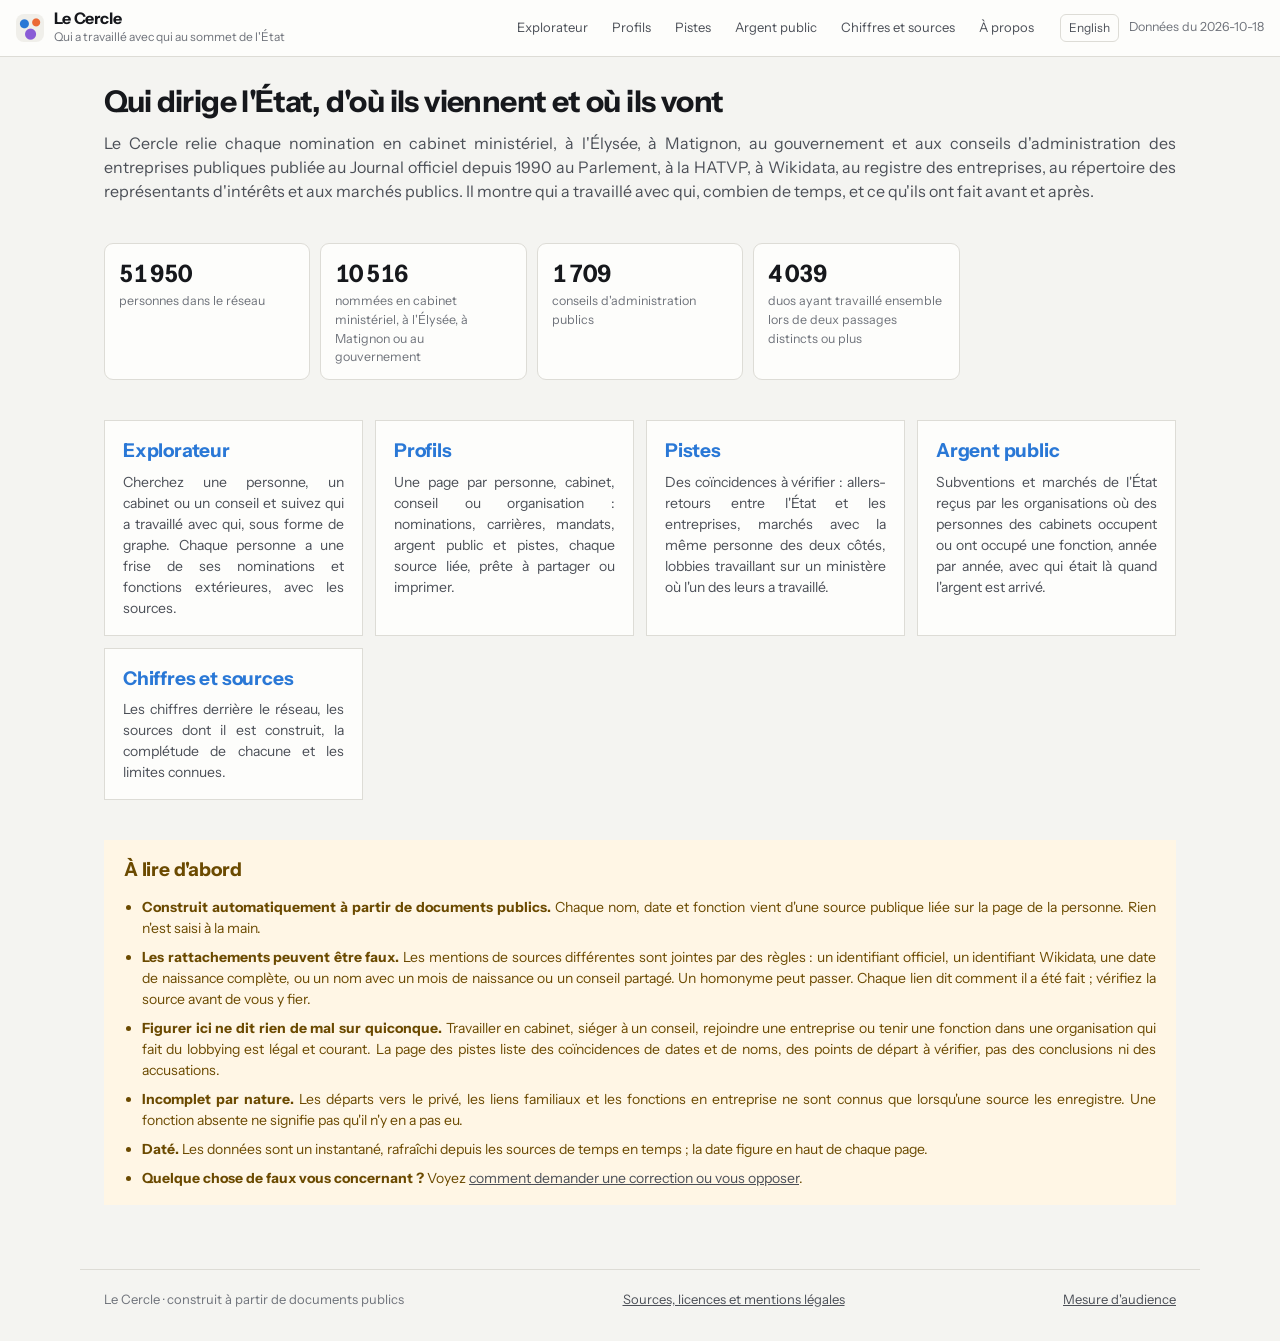
<file: index.html>
<!doctype html>
<html lang="fr">
<head>
<meta charset="utf-8">
<meta name="viewport" content="width=device-width, initial-scale=1">
<title>Le Cercle</title>
<meta name="description" content="Le Cercle cartographie qui peuple le sommet de l'État : cabinets ministériels, Élysée, Matignon, Parlement et conseils d'administration publics, reliés aux entreprises, lobbies et marchés qui les entourent, à partir de documents publics.">
<meta property="og:type" content="website">
<meta property="og:site_name" content="Le Cercle">
<meta property="og:title" content="Le Cercle">
<meta property="og:description" content="Le Cercle cartographie qui peuple le sommet de l'État : cabinets ministériels, Élysée, Matignon, Parlement et conseils d'administration publics, reliés aux entreprises, lobbies et marchés qui les entourent, à partir de documents publics.">
<link rel="canonical" href="https://cercle.corentinsueur.com/">
<meta property="og:url" content="https://cercle.corentinsueur.com/">
<meta property="og:image" content="https://cercle.corentinsueur.com/social.png">
<meta property="og:image:width" content="1200">
<meta property="og:image:height" content="630">
<meta name="twitter:card" content="summary_large_image">
<link rel="preconnect" href="https://fonts.googleapis.com">
<link rel="preconnect" href="https://fonts.gstatic.com" crossorigin>
<link rel="stylesheet" href="https://fonts.googleapis.com/css2?family=Instrument+Sans:wght@400;500;600;700&family=JetBrains+Mono:wght@400;500&display=swap">
<link rel="icon" href="data:image/svg+xml,%3Csvg xmlns='http://www.w3.org/2000/svg' viewBox='0 0 32 32'%3E%3Ccircle cx='9' cy='11' r='5' fill='%232a78d6'/%3E%3Ccircle cx='23' cy='9' r='4' fill='%23eb6834'/%3E%3Ccircle cx='17' cy='23' r='6' fill='%238a5cd6'/%3E%3Cpath d='M9 11L23 9L17 23Z' fill='none' stroke='%2316181c' stroke-width='1.5'/%3E%3C/svg%3E">
<link rel="alternate" hreflang="fr" href="https://cercle.corentinsueur.com/">
<link rel="alternate" hreflang="en" href="https://cercle.corentinsueur.com/en/">
<link rel="alternate" hreflang="x-default" href="https://cercle.corentinsueur.com/">
  <script type="module" crossorigin src="./assets/styles-CFcbIZ0h.js"></script>
  <script type="module" crossorigin src="./assets/home-Cfm4Q3Ri.js"></script>
  <link rel="stylesheet" crossorigin href="./assets/styles-CVJw9UVv.css">
</head>
<body class="page">
<header class="topbar">
  <a class="brand" href="./" aria-current="page">
    <div class="mark" aria-hidden="true"></div>
    <div>
      <div class="title">Le Cercle</div>
      <div class="subtitle">Qui a travaillé avec qui au sommet de l'État</div>
    </div>
  </a>
  <nav class="pages" aria-label="Pages">
    <a href="./explorer.html">Explorateur</a>
    <a href="./profile.html">Profils</a>
    <a href="./leads.html">Pistes</a>
    <a href="./money.html">Argent public</a>
    <a href="./facts.html">Chiffres et sources</a>
    <a href="./about.html">À propos</a>
  </nav>
  <div class="topbar-end"><a class="lang-switch" data-lang-switch href="./en/index.html" hreflang="en" lang="en">English</a><span class="muted small">Données du <span data-generated>—</span></span></div>
</header>
<main class="facts-page home">
  <section class="hero">
    <h1>Qui dirige l'État, d'où ils viennent et où ils vont</h1>
    <p class="lede">Le Cercle relie chaque nomination en cabinet ministériel, à l'Élysée, à Matignon, au gouvernement et aux conseils d'administration des entreprises publiques publiée au Journal officiel depuis 1990 au Parlement, à la HATVP, à Wikidata, au registre des entreprises, au répertoire des représentants d'intérêts et aux marchés publics. Il montre qui a travaillé avec qui, combien de temps, et ce qu'ils ont fait avant et après.</p>
  </section>

  <section>
    <dl class="facts tiles">
      <div><dt data-total="people">—</dt><dd>personnes dans le réseau</dd></div>
      <div><dt data-total="officePeople">—</dt><dd>nommées en cabinet ministériel, à l'Élysée, à Matignon ou au gouvernement</dd></div>
      <div><dt data-total="boards">—</dt><dd>conseils d'administration publics</dd></div>
      <div><dt data-total="repeatPairs">—</dt><dd>duos ayant travaillé ensemble lors de deux passages distincts ou plus</dd></div>
    </dl>
  </section>

  <section class="entries">
    <a class="entry" href="./explorer.html">
      <h2>Explorateur</h2>
      <p>Cherchez une personne, un cabinet ou un conseil et suivez qui a travaillé avec qui, sous forme de graphe. Chaque personne a une frise de ses nominations et fonctions extérieures, avec les sources.</p>
    </a>
    <a class="entry" href="./profile.html">
      <h2>Profils</h2>
      <p>Une page par personne, cabinet, conseil ou organisation : nominations, carrières, mandats, argent public et pistes, chaque source liée, prête à partager ou imprimer.</p>
    </a>
    <a class="entry" href="./leads.html">
      <h2>Pistes</h2>
      <p>Des coïncidences à vérifier : allers-retours entre l'État et les entreprises, marchés avec la même personne des deux côtés, lobbies travaillant sur un ministère où l'un des leurs a travaillé.</p>
    </a>
    <a class="entry" href="./money.html">
      <h2>Argent public</h2>
      <p>Subventions et marchés de l'État reçus par les organisations où des personnes des cabinets occupent ou ont occupé une fonction, année par année, avec qui était là quand l'argent est arrivé.</p>
    </a>
    <a class="entry" href="./facts.html">
      <h2>Chiffres et sources</h2>
      <p>Les chiffres derrière le réseau, les sources dont il est construit, la complétude de chacune et les limites connues.</p>
    </a>
  </section>

  <section id="read-first" class="notice">
    <h2>À lire d'abord</h2>
    <ul>
      <li><b>Construit automatiquement à partir de documents publics.</b> Chaque nom, date et fonction vient d'une source publique liée sur la page de la personne. Rien n'est saisi à la main.</li>
      <li><b>Les rattachements peuvent être faux.</b> Les mentions de sources différentes sont jointes par des règles : un identifiant officiel, un identifiant Wikidata, une date de naissance complète, ou un nom avec un mois de naissance ou un conseil partagé. Un homonyme peut passer. Chaque lien dit comment il a été fait ; vérifiez la source avant de vous y fier.</li>
      <li><b>Figurer ici ne dit rien de mal sur quiconque.</b> Travailler en cabinet, siéger à un conseil, rejoindre une entreprise ou tenir une fonction dans une organisation qui fait du lobbying est légal et courant. La page des pistes liste des coïncidences de dates et de noms, des points de départ à vérifier, pas des conclusions ni des accusations.</li>
      <li><b>Incomplet par nature.</b> Les départs vers le privé, les liens familiaux et les fonctions en entreprise ne sont connus que lorsqu'une source les enregistre. Une fonction absente ne signifie pas qu'il n'y en a pas eu.</li>
      <li><b>Daté.</b> Les données sont un instantané, rafraîchi depuis les sources de temps en temps ; la date figure en haut de chaque page.</li>
      <li><b>Quelque chose de faux vous concernant ?</b> Voyez <a href="./about.html#corrections">comment demander une correction ou vous opposer</a>.</li>
    </ul>
  </section>

</main>
<footer class="site-footer">
  <span>Le Cercle · construit à partir de documents publics</span>
  <a href="./about.html">Sources, licences et mentions légales</a>
  <a href="#" data-analytics-choice>Mesure d'audience</a>
</footer>
</body>
</html>
</file>
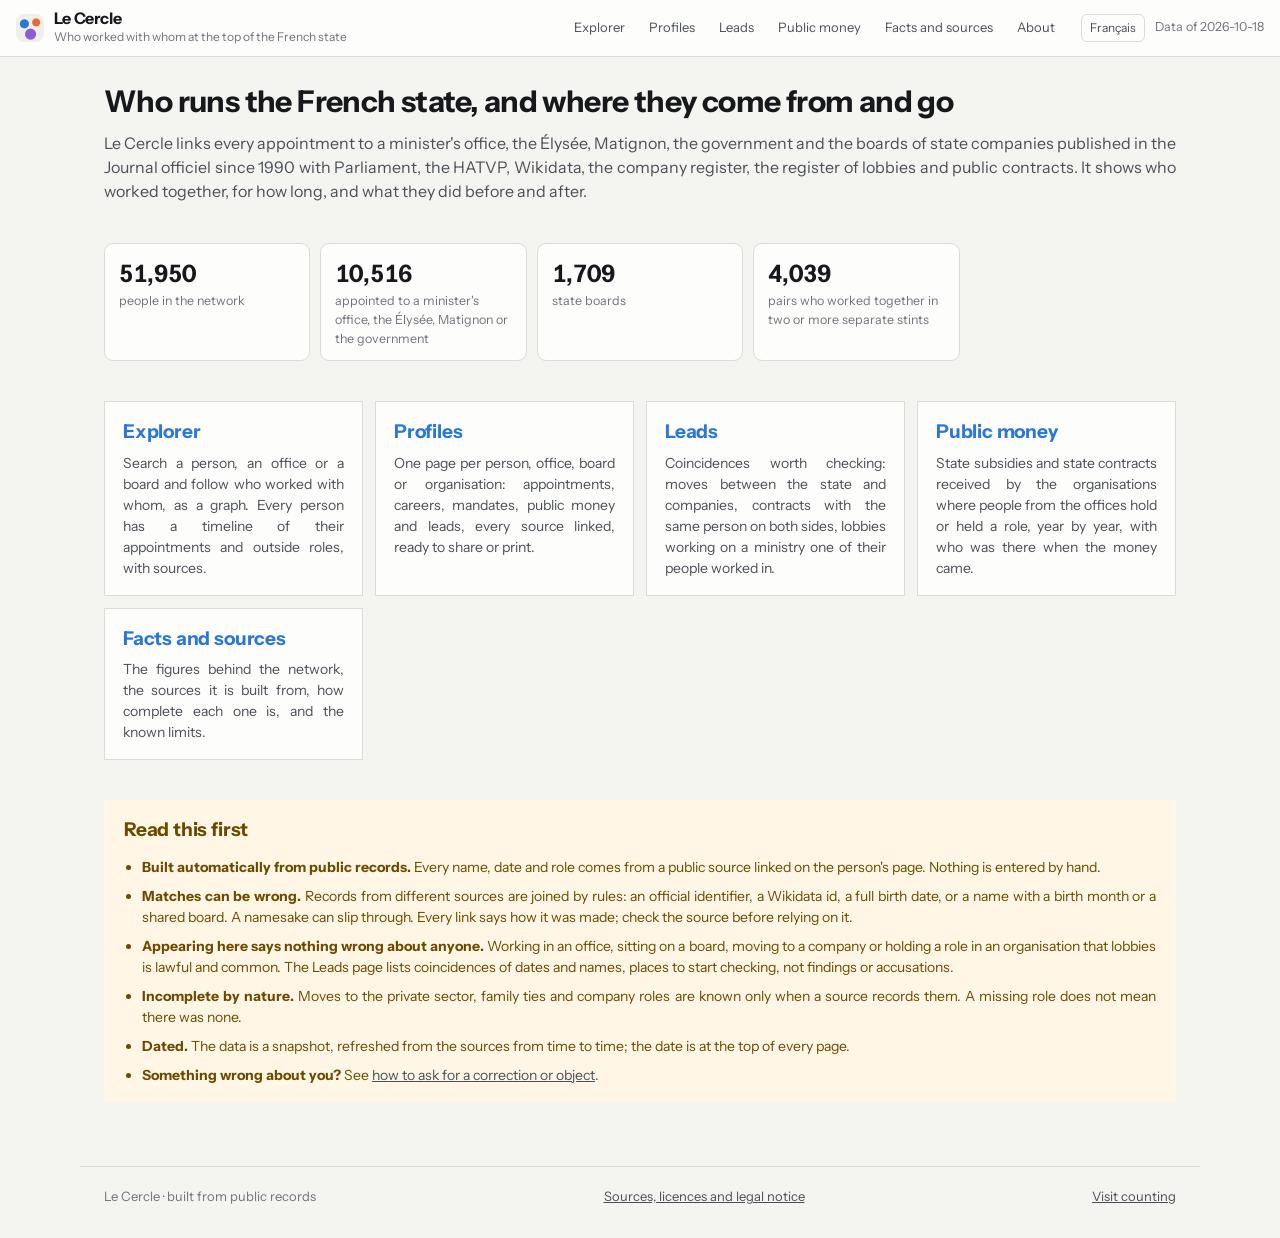
<file: en/index.html>
<!doctype html>
<html lang="en">
<head>
<meta charset="utf-8">
<meta name="viewport" content="width=device-width, initial-scale=1">
<title>Le Cercle</title>
<meta name="description" content="Le Cercle maps who staffs the top of the French state, ministers' offices, the Élysée, Matignon, Parliament and state boards, and links them to the companies, lobbies and contracts around them, from public records.">
<meta property="og:type" content="website">
<meta property="og:site_name" content="Le Cercle">
<meta property="og:title" content="Le Cercle">
<meta property="og:description" content="Le Cercle maps who staffs the top of the French state, ministers' offices, the Élysée, Matignon, Parliament and state boards, and links them to the companies, lobbies and contracts around them, from public records.">
<link rel="canonical" href="https://cercle.corentinsueur.com/en/">
<meta property="og:url" content="https://cercle.corentinsueur.com/en/">
<meta property="og:image" content="https://cercle.corentinsueur.com/social.png">
<meta property="og:image:width" content="1200">
<meta property="og:image:height" content="630">
<meta name="twitter:card" content="summary_large_image">
<link rel="preconnect" href="https://fonts.googleapis.com">
<link rel="preconnect" href="https://fonts.gstatic.com" crossorigin>
<link rel="stylesheet" href="https://fonts.googleapis.com/css2?family=Instrument+Sans:wght@400;500;600;700&family=JetBrains+Mono:wght@400;500&display=swap">
<link rel="icon" href="data:image/svg+xml,%3Csvg xmlns='http://www.w3.org/2000/svg' viewBox='0 0 32 32'%3E%3Ccircle cx='9' cy='11' r='5' fill='%232a78d6'/%3E%3Ccircle cx='23' cy='9' r='4' fill='%23eb6834'/%3E%3Ccircle cx='17' cy='23' r='6' fill='%238a5cd6'/%3E%3Cpath d='M9 11L23 9L17 23Z' fill='none' stroke='%2316181c' stroke-width='1.5'/%3E%3C/svg%3E">
<link rel="alternate" hreflang="fr" href="https://cercle.corentinsueur.com/">
<link rel="alternate" hreflang="en" href="https://cercle.corentinsueur.com/en/">
<link rel="alternate" hreflang="x-default" href="https://cercle.corentinsueur.com/">
  <script type="module" crossorigin src="../assets/styles-CFcbIZ0h.js"></script>
  <script type="module" crossorigin src="../assets/home-Cfm4Q3Ri.js"></script>
  <link rel="stylesheet" crossorigin href="../assets/styles-CVJw9UVv.css">
</head>
<body class="page">
<header class="topbar">
  <a class="brand" href="./" aria-current="page">
    <div class="mark" aria-hidden="true"></div>
    <div>
      <div class="title">Le Cercle</div>
      <div class="subtitle">Who worked with whom at the top of the French state</div>
    </div>
  </a>
  <nav class="pages" aria-label="Pages">
    <a href="./explorer.html">Explorer</a>
    <a href="./profile.html">Profiles</a>
    <a href="./leads.html">Leads</a>
    <a href="./money.html">Public money</a>
    <a href="./facts.html">Facts and sources</a>
    <a href="./about.html">About</a>
  </nav>
  <div class="topbar-end"><a class="lang-switch" data-lang-switch href="../index.html" hreflang="fr" lang="fr">Français</a><span class="muted small">Data of <span data-generated>—</span></span></div>
</header>
<main class="facts-page home">
  <section class="hero">
    <h1>Who runs the French state, and where they come from and go</h1>
    <p class="lede">Le Cercle links every appointment to a minister's office, the Élysée, Matignon, the government and the boards of state companies published in the Journal officiel since 1990 with Parliament, the HATVP, Wikidata, the company register, the register of lobbies and public contracts. It shows who worked together, for how long, and what they did before and after.</p>
  </section>

  <section>
    <dl class="facts tiles">
      <div><dt data-total="people">—</dt><dd>people in the network</dd></div>
      <div><dt data-total="officePeople">—</dt><dd>appointed to a minister's office, the Élysée, Matignon or the government</dd></div>
      <div><dt data-total="boards">—</dt><dd>state boards</dd></div>
      <div><dt data-total="repeatPairs">—</dt><dd>pairs who worked together in two or more separate stints</dd></div>
    </dl>
  </section>

  <section class="entries">
    <a class="entry" href="./explorer.html">
      <h2>Explorer</h2>
      <p>Search a person, an office or a board and follow who worked with whom, as a graph. Every person has a timeline of their appointments and outside roles, with sources.</p>
    </a>
    <a class="entry" href="./profile.html">
      <h2>Profiles</h2>
      <p>One page per person, office, board or organisation: appointments, careers, mandates, public money and leads, every source linked, ready to share or print.</p>
    </a>
    <a class="entry" href="./leads.html">
      <h2>Leads</h2>
      <p>Coincidences worth checking: moves between the state and companies, contracts with the same person on both sides, lobbies working on a ministry one of their people worked in.</p>
    </a>
    <a class="entry" href="./money.html">
      <h2>Public money</h2>
      <p>State subsidies and state contracts received by the organisations where people from the offices hold or held a role, year by year, with who was there when the money came.</p>
    </a>
    <a class="entry" href="./facts.html">
      <h2>Facts and sources</h2>
      <p>The figures behind the network, the sources it is built from, how complete each one is, and the known limits.</p>
    </a>
  </section>

  <section id="read-first" class="notice">
    <h2>Read this first</h2>
    <ul>
      <li><b>Built automatically from public records.</b> Every name, date and role comes from a public source linked on the person's page. Nothing is entered by hand.</li>
      <li><b>Matches can be wrong.</b> Records from different sources are joined by rules: an official identifier, a Wikidata id, a full birth date, or a name with a birth month or a shared board. A namesake can slip through. Every link says how it was made; check the source before relying on it.</li>
      <li><b>Appearing here says nothing wrong about anyone.</b> Working in an office, sitting on a board, moving to a company or holding a role in an organisation that lobbies is lawful and common. The Leads page lists coincidences of dates and names, places to start checking, not findings or accusations.</li>
      <li><b>Incomplete by nature.</b> Moves to the private sector, family ties and company roles are known only when a source records them. A missing role does not mean there was none.</li>
      <li><b>Dated.</b> The data is a snapshot, refreshed from the sources from time to time; the date is at the top of every page.</li>
      <li><b>Something wrong about you?</b> See <a href="./about.html#corrections">how to ask for a correction or object</a>.</li>
    </ul>
  </section>

</main>
<footer class="site-footer">
  <span>Le Cercle · built from public records</span>
  <a href="./about.html">Sources, licences and legal notice</a>
  <a href="#" data-analytics-choice>Visit counting</a>
</footer>
</body>
</html>
</file>
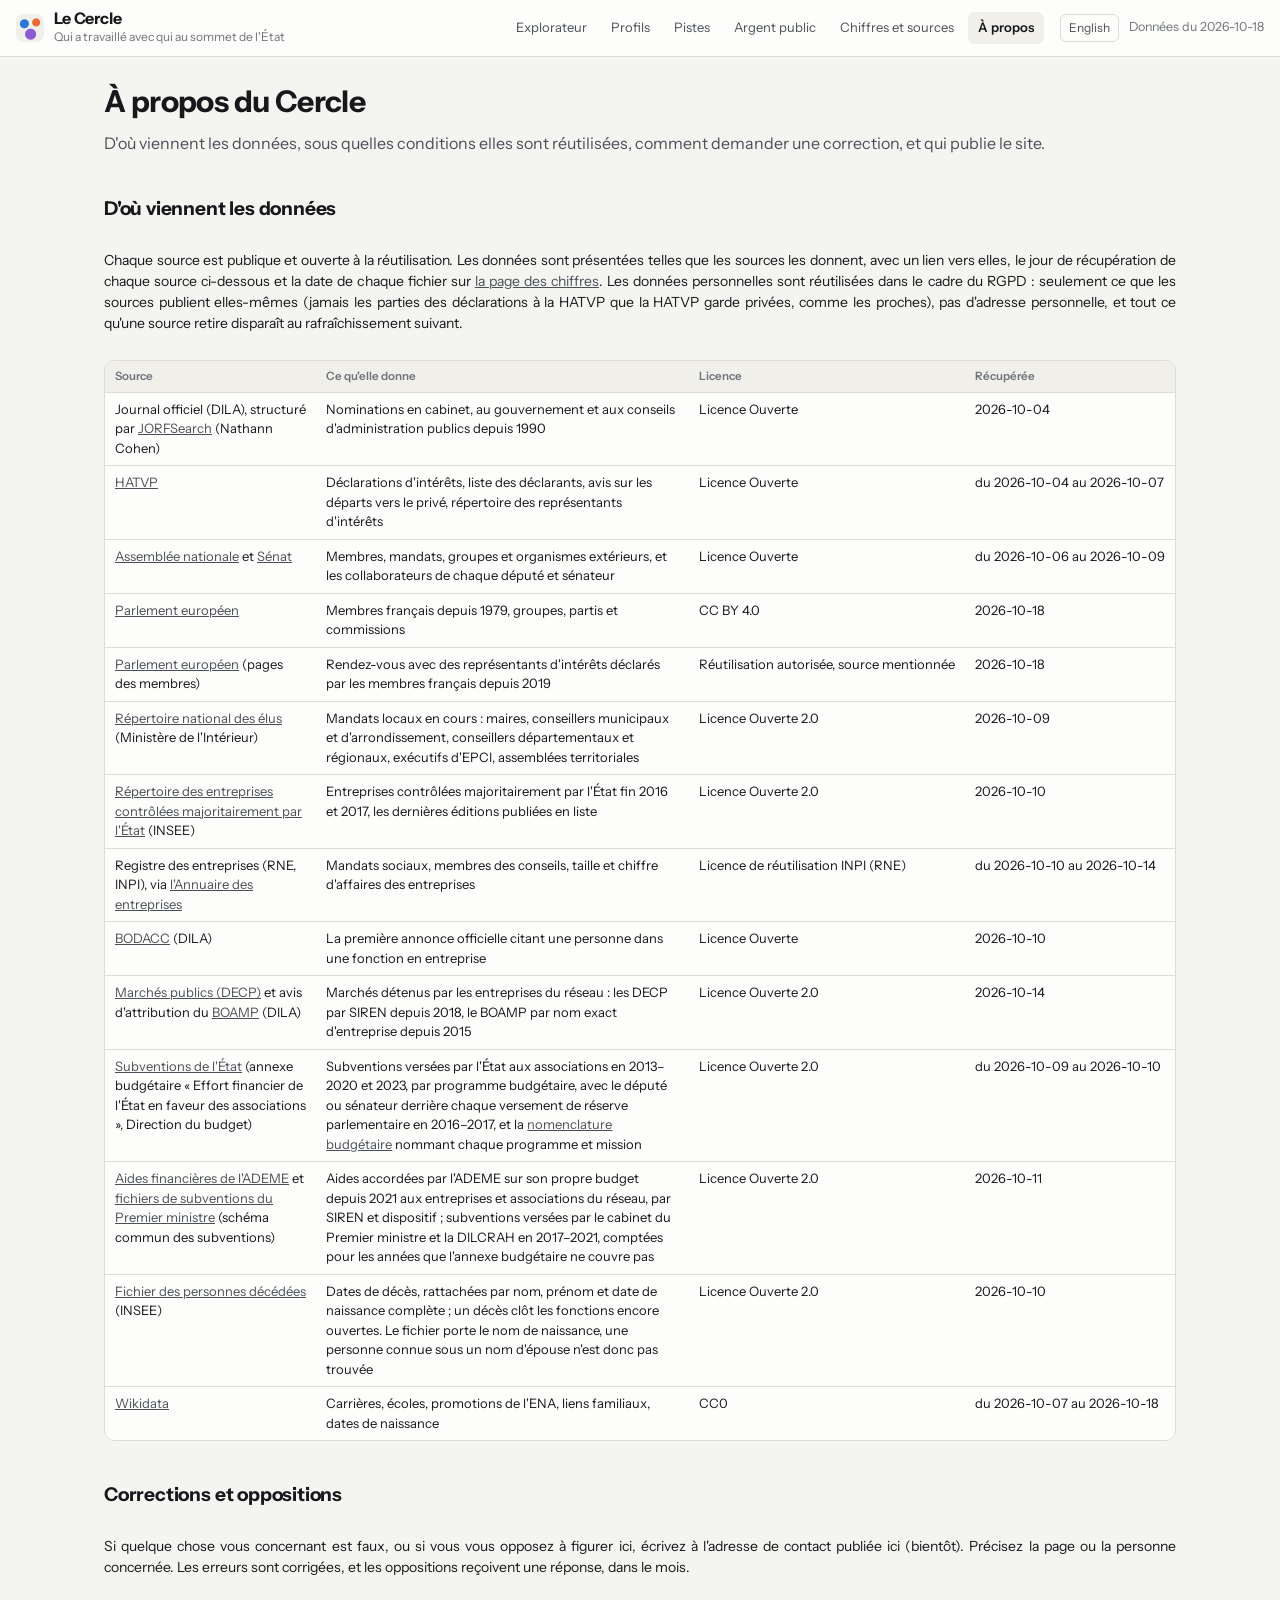
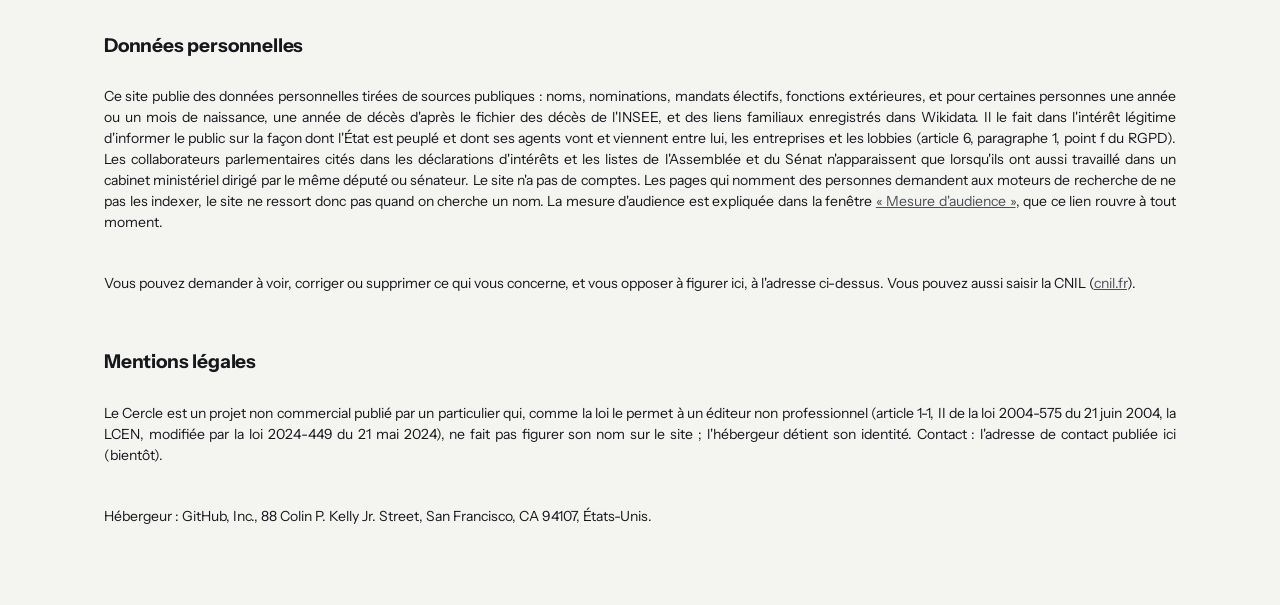
<file: about.html>
<!doctype html>
<html lang="fr">
<head>
<meta charset="utf-8">
<meta name="viewport" content="width=device-width, initial-scale=1">
<title>Le Cercle · À propos</title>
<meta name="description" content="D'où viennent les données du Cercle, sous quelles licences elles sont réutilisées, comment demander une correction ou s'opposer, comment les données personnelles sont traitées, et les mentions légales.">
<meta property="og:type" content="website">
<meta property="og:site_name" content="Le Cercle">
<meta property="og:title" content="Le Cercle · À propos">
<meta property="og:description" content="D'où viennent les données du Cercle, sous quelles licences elles sont réutilisées, comment demander une correction ou s'opposer, comment les données personnelles sont traitées, et les mentions légales.">
<link rel="canonical" href="https://cercle.corentinsueur.com/about.html">
<meta property="og:url" content="https://cercle.corentinsueur.com/about.html">
<meta property="og:image" content="https://cercle.corentinsueur.com/social.png">
<meta property="og:image:width" content="1200">
<meta property="og:image:height" content="630">
<meta name="twitter:card" content="summary_large_image">
<link rel="preconnect" href="https://fonts.googleapis.com">
<link rel="preconnect" href="https://fonts.gstatic.com" crossorigin>
<link rel="stylesheet" href="https://fonts.googleapis.com/css2?family=Instrument+Sans:wght@400;500;600;700&family=JetBrains+Mono:wght@400;500&display=swap">
<link rel="icon" href="data:image/svg+xml,%3Csvg xmlns='http://www.w3.org/2000/svg' viewBox='0 0 32 32'%3E%3Ccircle cx='9' cy='11' r='5' fill='%232a78d6'/%3E%3Ccircle cx='23' cy='9' r='4' fill='%23eb6834'/%3E%3Ccircle cx='17' cy='23' r='6' fill='%238a5cd6'/%3E%3Cpath d='M9 11L23 9L17 23Z' fill='none' stroke='%2316181c' stroke-width='1.5'/%3E%3C/svg%3E">
<link rel="alternate" hreflang="fr" href="https://cercle.corentinsueur.com/about.html">
<link rel="alternate" hreflang="en" href="https://cercle.corentinsueur.com/en/about.html">
<link rel="alternate" hreflang="x-default" href="https://cercle.corentinsueur.com/about.html">
  <script type="module" crossorigin src="./assets/styles-CFcbIZ0h.js"></script>
  <script type="module" crossorigin src="./assets/about-Bh454RnU.js"></script>
  <link rel="stylesheet" crossorigin href="./assets/styles-CVJw9UVv.css">
</head>
<body class="page">
<header class="topbar">
  <a class="brand" href="./">
    <div class="mark" aria-hidden="true"></div>
    <div>
      <div class="title">Le Cercle</div>
      <div class="subtitle">Qui a travaillé avec qui au sommet de l'État</div>
    </div>
  </a>
  <nav class="pages" aria-label="Pages">
    <a href="./explorer.html">Explorateur</a>
    <a href="./profile.html">Profils</a>
    <a href="./leads.html">Pistes</a>
    <a href="./money.html">Argent public</a>
    <a href="./facts.html">Chiffres et sources</a>
    <a href="./about.html" aria-current="page">À propos</a>
  </nav>
  <div class="topbar-end"><a class="lang-switch" data-lang-switch href="./en/about.html" hreflang="en" lang="en">English</a><span class="muted small">Données du <span data-generated>—</span></span></div>
</header>
<main class="facts-page home">
  <section class="hero">
    <h1>À propos du Cercle</h1>
    <p class="lede">D'où viennent les données, sous quelles conditions elles sont réutilisées, comment demander une correction, et qui publie le site.</p>
  </section>

  <section id="sources">
    <h2>D'où viennent les données</h2>
    <p>Chaque source est publique et ouverte à la réutilisation. Les données sont présentées telles que les sources les donnent, avec un lien vers elles, le jour de récupération de chaque source ci-dessous et la date de chaque fichier sur <a href="./facts.html#sources">la page des chiffres</a>. Les données personnelles sont réutilisées dans le cadre du RGPD : seulement ce que les sources publient elles-mêmes (jamais les parties des déclarations à la HATVP que la HATVP garde privées, comme les proches), pas d'adresse personnelle, et tout ce qu'une source retire disparaît au rafraîchissement suivant.</p>
    <div class="table-wrap"><table class="data">
      <thead><tr><th>Source</th><th>Ce qu'elle donne</th><th>Licence</th><th>Récupérée</th></tr></thead>
      <tbody>
        <tr><td>Journal officiel (DILA), structuré par <a href="https://jorfsearch.steinertriples.ch/" target="_blank" rel="noopener">JORFSearch</a> (Nathann Cohen)</td><td>Nominations en cabinet, au gouvernement et aux conseils d'administration publics depuis 1990</td><td class="nowrap">Licence Ouverte</td><td class="nowrap" data-retrieved="jorfsearch">—</td></tr>
        <tr><td><a href="https://www.hatvp.fr/open-data/" target="_blank" rel="noopener">HATVP</a></td><td>Déclarations d'intérêts, liste des déclarants, avis sur les départs vers le privé, répertoire des représentants d'intérêts</td><td class="nowrap">Licence Ouverte</td><td class="nowrap" data-retrieved="hatvp_declarations hatvp_liste hatvp_opinions hatvp_lobbies">—</td></tr>
        <tr><td><a href="https://data.assemblee-nationale.fr/" target="_blank" rel="noopener">Assemblée nationale</a> et <a href="https://data.senat.fr/" target="_blank" rel="noopener">Sénat</a></td><td>Membres, mandats, groupes et organismes extérieurs, et les collaborateurs de chaque député et sénateur</td><td class="nowrap">Licence Ouverte</td><td class="nowrap" data-retrieved="assemblee_amo senat_senateurs senat_collaborateurs">—</td></tr>
        <tr><td><a href="https://data.europarl.europa.eu/" target="_blank" rel="noopener">Parlement européen</a></td><td>Membres français depuis 1979, groupes, partis et commissions</td><td class="nowrap">CC BY 4.0</td><td class="nowrap" data-retrieved="european_parliament">—</td></tr>
        <tr><td><a href="https://www.europarl.europa.eu/meps/en/home" target="_blank" rel="noopener">Parlement européen</a> (pages des membres)</td><td>Rendez-vous avec des représentants d'intérêts déclarés par les membres français depuis 2019</td><td class="nowrap">Réutilisation autorisée, source mentionnée</td><td class="nowrap" data-retrieved="ep_meetings">—</td></tr>
        <tr><td><a href="https://www.data.gouv.fr/datasets/repertoire-national-des-elus-1" target="_blank" rel="noopener">Répertoire national des élus</a> (Ministère de l'Intérieur)</td><td>Mandats locaux en cours : maires, conseillers municipaux et d'arrondissement, conseillers départementaux et régionaux, exécutifs d'EPCI, assemblées territoriales</td><td class="nowrap">Licence Ouverte 2.0</td><td class="nowrap" data-retrieved="elus">—</td></tr>
        <tr><td><a href="https://www.insee.fr/fr/statistiques/3747337" target="_blank" rel="noopener">Répertoire des entreprises contrôlées majoritairement par l'État</a> (INSEE)</td><td>Entreprises contrôlées majoritairement par l'État fin 2016 et 2017, les dernières éditions publiées en liste</td><td class="nowrap">Licence Ouverte 2.0</td><td class="nowrap" data-retrieved="state_companies">—</td></tr>
        <tr><td>Registre des entreprises (RNE, INPI), via <a href="https://annuaire-entreprises.data.gouv.fr/" target="_blank" rel="noopener">l'Annuaire des entreprises</a></td><td>Mandats sociaux, membres des conseils, taille et chiffre d'affaires des entreprises</td><td class="nowrap">Licence de réutilisation INPI (RNE)</td><td class="nowrap" data-retrieved="company_directors company_boards company_finances company_profiles">—</td></tr>
        <tr><td><a href="https://www.bodacc.fr/" target="_blank" rel="noopener">BODACC</a> (DILA)</td><td>La première annonce officielle citant une personne dans une fonction en entreprise</td><td class="nowrap">Licence Ouverte</td><td class="nowrap" data-retrieved="bodacc_notices">—</td></tr>
        <tr><td><a href="https://www.data.gouv.fr/datasets/donnees-essentielles-de-la-commande-publique-fichiers-consolides" target="_blank" rel="noopener">Marchés publics (DECP)</a> et avis d'attribution du <a href="https://www.data.gouv.fr/datasets/boamp" target="_blank" rel="noopener">BOAMP</a> (DILA)</td><td>Marchés détenus par les entreprises du réseau : les DECP par SIREN depuis 2018, le BOAMP par nom exact d'entreprise depuis 2015</td><td class="nowrap">Licence Ouverte 2.0</td><td class="nowrap" data-retrieved="public_contracts">—</td></tr>
        <tr><td><a href="https://www.data.gouv.fr/datasets/plf-2025-donnees-de-lannexe-jaune-effort-financier-de-letat-en-faveur-des-associations-1" target="_blank" rel="noopener">Subventions de l'État</a> (annexe budgétaire « Effort financier de l'État en faveur des associations », Direction du budget)</td><td>Subventions versées par l'État aux associations en 2013–2020 et 2023, par programme budgétaire, avec le député ou sénateur derrière chaque versement de réserve parlementaire en 2016–2017, et la <a href="https://www.data.gouv.fr/datasets/plf-2025-depenses-2025-selon-destination" target="_blank" rel="noopener">nomenclature budgétaire</a> nommant chaque programme et mission</td><td class="nowrap">Licence Ouverte 2.0</td><td class="nowrap" data-retrieved="subsidies budget_programmes">—</td></tr>
        <tr><td><a href="https://www.data.gouv.fr/datasets/les-aides-financieres-de-lademe-1" target="_blank" rel="noopener">Aides financières de l'ADEME</a> et <a href="https://www.data.gouv.fr/datasets/subventions-organisation-premier-ministre-1" target="_blank" rel="noopener">fichiers de subventions du Premier ministre</a> (schéma commun des subventions)</td><td>Aides accordées par l'ADEME sur son propre budget depuis 2021 aux entreprises et associations du réseau, par SIREN et dispositif ; subventions versées par le cabinet du Premier ministre et la DILCRAH en 2017–2021, comptées pour les années que l'annexe budgétaire ne couvre pas</td><td class="nowrap">Licence Ouverte 2.0</td><td class="nowrap" data-retrieved="grants">—</td></tr>
        <tr><td><a href="https://www.data.gouv.fr/datasets/fichier-des-personnes-decedees" target="_blank" rel="noopener">Fichier des personnes décédées</a> (INSEE)</td><td>Dates de décès, rattachées par nom, prénom et date de naissance complète ; un décès clôt les fonctions encore ouvertes. Le fichier porte le nom de naissance, une personne connue sous un nom d'épouse n'est donc pas trouvée</td><td class="nowrap">Licence Ouverte 2.0</td><td class="nowrap" data-retrieved="deaths">—</td></tr>
        <tr><td><a href="https://www.wikidata.org/" target="_blank" rel="noopener">Wikidata</a></td><td>Carrières, écoles, promotions de l'ENA, liens familiaux, dates de naissance</td><td class="nowrap">CC0</td><td class="nowrap" data-retrieved="wikidata_births wikidata_careers wikidata_sirens wikidata_deputies wikidata_parliament_ids wikidata_family wikidata_ena">—</td></tr>
      </tbody>
    </table></div>
  </section>

  <section id="corrections">
    <h2>Corrections et oppositions</h2>
    <p>Si quelque chose vous concernant est faux, ou si vous vous opposez à figurer ici, écrivez à <span data-contact></span>. Précisez la page ou la personne concernée. Les erreurs sont corrigées, et les oppositions reçoivent une réponse, dans le mois.</p>
  </section>

  <section id="personal-data">
    <h2>Données personnelles</h2>
    <p>Ce site publie des données personnelles tirées de sources publiques : noms, nominations, mandats électifs, fonctions extérieures, et pour certaines personnes une année ou un mois de naissance, une année de décès d'après le fichier des décès de l'INSEE, et des liens familiaux enregistrés dans Wikidata. Il le fait dans l'intérêt légitime d'informer le public sur la façon dont l'État est peuplé et dont ses agents vont et viennent entre lui, les entreprises et les lobbies (article 6, paragraphe 1, point f du RGPD). Les collaborateurs parlementaires cités dans les déclarations d'intérêts et les listes de l'Assemblée et du Sénat n'apparaissent que lorsqu'ils ont aussi travaillé dans un cabinet ministériel dirigé par le même député ou sénateur. Le site n'a pas de comptes. Les pages qui nomment des personnes demandent aux moteurs de recherche de ne pas les indexer, le site ne ressort donc pas quand on cherche un nom. La mesure d'audience est expliquée dans la fenêtre <a href="#" data-analytics-choice>« Mesure d'audience »</a>, que ce lien rouvre à tout moment.</p>
    <p>Vous pouvez demander à voir, corriger ou supprimer ce qui vous concerne, et vous opposer à figurer ici, à l'adresse ci-dessus. Vous pouvez aussi saisir la CNIL (<a href="https://www.cnil.fr/fr/plaintes" target="_blank" rel="noopener">cnil.fr</a>).</p>
  </section>

  <section id="legal">
    <h2>Mentions légales</h2>
    <p>Le Cercle est un projet non commercial publié par un particulier qui, comme la loi le permet à un éditeur non professionnel (article 1-1, II de la loi 2004-575 du 21 juin 2004, la LCEN, modifiée par la loi 2024-449 du 21 mai 2024), ne fait pas figurer son nom sur le site ; l'hébergeur détient son identité. Contact : <span data-contact></span>.</p>
    <p>Hébergeur : GitHub, Inc., 88 Colin P. Kelly Jr. Street, San Francisco, CA 94107, États-Unis.</p>
  </section>
</main>
</body>
</html>
</file>
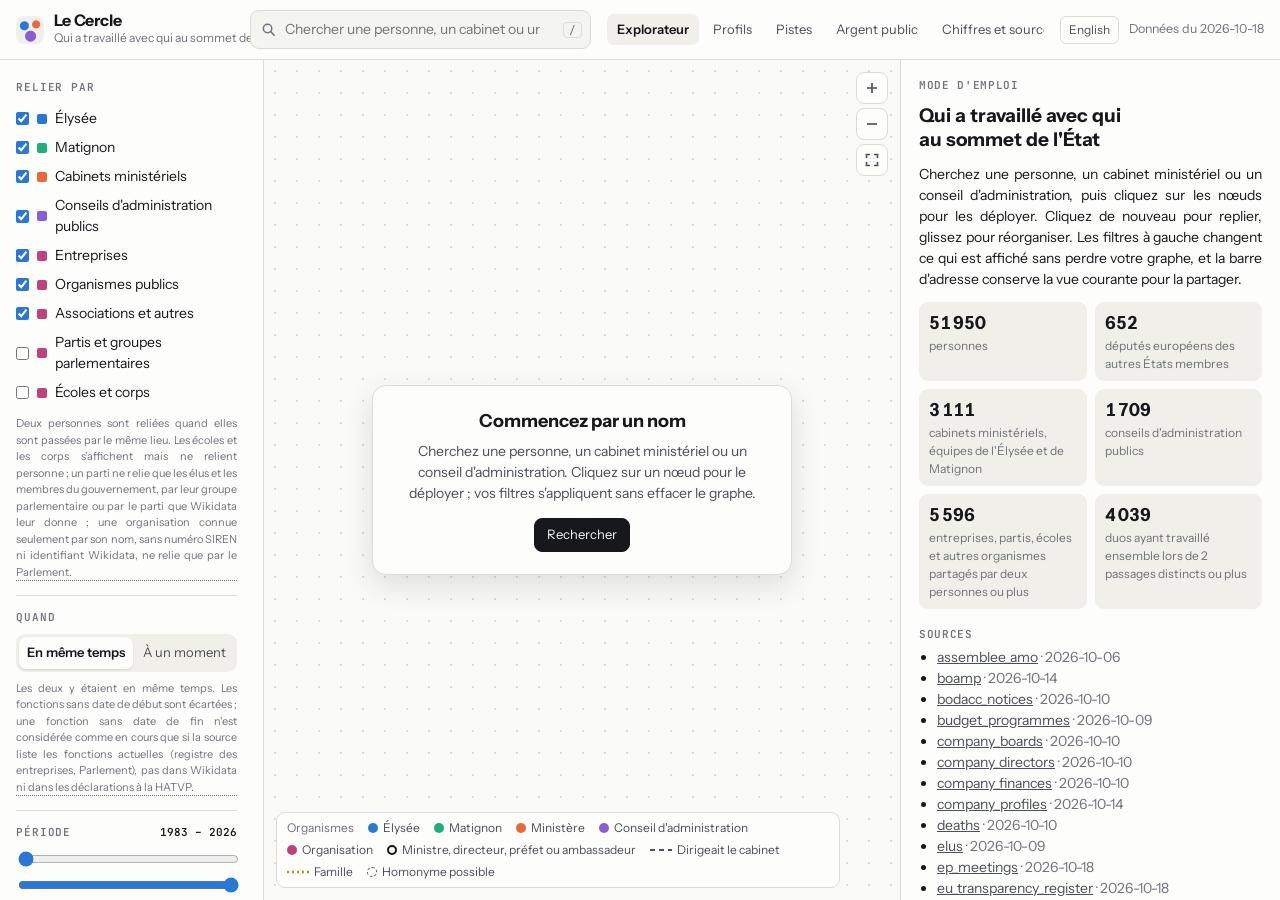
<file: explorer.html>
<!doctype html>
<html lang="fr">
<head>
<meta charset="utf-8">
<meta name="viewport" content="width=device-width, initial-scale=1">
<title>Le Cercle</title>
<meta name="description" content="Qui a travaillé avec qui dans les cabinets ministériels, à l'Élysée, à Matignon et aux conseils d'administration publics, d'après les nominations du Journal officiel depuis 1990.">
<meta property="og:type" content="website">
<meta property="og:site_name" content="Le Cercle">
<meta property="og:title" content="Le Cercle">
<meta property="og:description" content="Qui a travaillé avec qui dans les cabinets ministériels, à l'Élysée, à Matignon et aux conseils d'administration publics, d'après les nominations du Journal officiel depuis 1990.">
<meta property="og:url" content="https://cercle.corentinsueur.com/explorer.html">
<meta property="og:image" content="https://cercle.corentinsueur.com/social.png">
<meta property="og:image:width" content="1200">
<meta property="og:image:height" content="630">
<meta name="twitter:card" content="summary_large_image">
<meta name="robots" content="noindex">
<link rel="preconnect" href="https://fonts.googleapis.com">
<link rel="preconnect" href="https://fonts.gstatic.com" crossorigin>
<link rel="stylesheet" href="https://fonts.googleapis.com/css2?family=Instrument+Sans:wght@400;500;600;700&family=JetBrains+Mono:wght@400;500&display=swap">
<link rel="icon" href="data:image/svg+xml,%3Csvg xmlns='http://www.w3.org/2000/svg' viewBox='0 0 32 32'%3E%3Ccircle cx='9' cy='11' r='5' fill='%232a78d6'/%3E%3Ccircle cx='23' cy='9' r='4' fill='%23eb6834'/%3E%3Ccircle cx='17' cy='23' r='6' fill='%238a5cd6'/%3E%3Cpath d='M9 11L23 9L17 23Z' fill='none' stroke='%2316181c' stroke-width='1.5'/%3E%3C/svg%3E">
<link rel="alternate" hreflang="fr" href="https://cercle.corentinsueur.com/explorer.html">
<link rel="alternate" hreflang="en" href="https://cercle.corentinsueur.com/en/explorer.html">
<link rel="alternate" hreflang="x-default" href="https://cercle.corentinsueur.com/explorer.html">
  <script type="module" crossorigin src="./assets/styles-CFcbIZ0h.js"></script>
  <script type="module" crossorigin src="./assets/company-nBJPkJdT.js"></script>
  <script type="module" crossorigin src="./assets/url-D81e5X2u.js"></script>
  <script type="module" crossorigin src="./assets/main-4mpqxyIG.js"></script>
  <link rel="stylesheet" crossorigin href="./assets/styles-CVJw9UVv.css">
</head>
<body>
<div class="app">
  <header class="topbar">
    <a class="brand" href="./">
      <div class="mark" aria-hidden="true"></div>
      <div>
        <div class="title">Le Cercle</div>
        <div class="subtitle">Qui a travaillé avec qui au sommet de l'État</div>
      </div>
    </a>
    <div class="search" role="search">
      <svg viewBox="0 0 16 16" aria-hidden="true"><circle cx="7" cy="7" r="4.5" fill="none" stroke="currentColor" stroke-width="1.6"/><path d="M10.5 10.5L14 14" stroke="currentColor" stroke-width="1.6" stroke-linecap="round"/></svg>
      <input id="search" type="search" autocomplete="off" spellcheck="false" placeholder="Chercher une personne, un cabinet ou un conseil" aria-label="Chercher une personne, un cabinet ou un conseil" aria-controls="results" aria-expanded="false" disabled>
      <kbd>/</kbd>
      <div id="results" class="results" role="listbox" hidden></div>
    </div>
    <nav class="pages" aria-label="Pages">
      <a href="./explorer.html" aria-current="page">Explorateur</a>
      <a href="./profile.html">Profils</a>
      <a href="./leads.html">Pistes</a>
      <a href="./money.html">Argent public</a>
      <a href="./facts.html">Chiffres et sources</a>
      <a href="./about.html">À propos</a>
    </nav>
    <div class="topbar-end">
      <a class="lang-switch" data-lang-switch href="./en/explorer.html" hreflang="en" lang="en">English</a>
      <button type="button" class="button" id="toggle-filters" aria-controls="filters" aria-expanded="false">Filtres</button>
      <span class="muted small" id="data-date"></span>
    </div>
  </header>

  <aside class="sidebar" id="filters" aria-label="Filtres">
    <section>
      <h2>Relier par</h2>
      <label class="check"><input type="checkbox" data-kind="e"><span class="swatch" style="background:var(--elysee)"></span>Élysée</label>
      <label class="check"><input type="checkbox" data-kind="m"><span class="swatch" style="background:var(--matignon)"></span>Matignon</label>
      <label class="check"><input type="checkbox" data-kind="i"><span class="swatch" style="background:var(--ministry)"></span>Cabinets ministériels</label>
      <label class="check"><input type="checkbox" data-kind="b"><span class="swatch" style="background:var(--board)"></span>Conseils d'administration publics</label>
      <label class="check"><input type="checkbox" data-org="e"><span class="swatch" style="background:var(--org)"></span>Entreprises</label>
      <label class="check"><input type="checkbox" data-org="p"><span class="swatch" style="background:var(--org)"></span>Organismes publics</label>
      <label class="check"><input type="checkbox" data-org="o"><span class="swatch" style="background:var(--org)"></span>Associations et autres</label>
      <label class="check"><input type="checkbox" data-org="g"><span class="swatch" style="background:var(--org)"></span>Partis et groupes parlementaires</label>
      <label class="check"><input type="checkbox" data-org="s"><span class="swatch" style="background:var(--org)"></span>Écoles et corps</label>
      <p class="hint">Deux personnes sont reliées quand elles sont passées par le même lieu. Les écoles et les corps s'affichent mais ne relient personne ; un parti ne relie que les élus et les membres du gouvernement, par leur groupe parlementaire ou par le parti que Wikidata leur donne ; une organisation connue seulement par son nom, sans numéro SIREN ni identifiant Wikidata, ne relie que par le Parlement.</p>
    </section>
    <section>
      <h2>Quand</h2>
      <div class="segmented" role="radiogroup" aria-label="Quand">
        <button type="button" role="radio" data-when="together">En même temps</button>
        <button type="button" role="radio" data-when="any">À un moment</button>
      </div>
      <p class="hint" id="when-hint"></p>
    </section>
    <section>
      <h2>Période <output id="period-label" class="value"></output></h2>
      <div class="range">
        <label><span class="sr">De</span><input type="range" id="from-year" step="1"></label>
        <label><span class="sr">À</span><input type="range" id="to-year" step="1"></label>
      </div>
    </section>
    <section>
      <h2>Force du lien</h2>
      <div class="segmented" role="radiogroup" aria-label="Nombre minimal de lieux en commun">
        <button type="button" role="radio" data-stints="1">1 lieu ou plus</button>
        <button type="button" role="radio" data-stints="2">2 ou plus</button>
        <button type="button" role="radio" data-stints="3">3 ou plus</button>
      </div>
      <p class="hint">Nombre de lieux distincts en commun. Les liens les plus forts passent en premier : un petit lieu partagé compte plus qu'un grand.</p>
    </section>
    <section>
      <h2>Qui</h2>
      <div class="segmented scope" role="radiogroup" aria-label="Personnes incluses">
        <button type="button" role="radio" data-scope="1">Exécutif</button>
        <button type="button" role="radio" data-scope="2">+ conseils</button>
        <button type="button" role="radio" data-scope="3">+ élus</button>
        <button type="button" role="radio" data-scope="4">Tous</button>
      </div>
      <p class="hint" id="scope-hint"></p>
      <label class="field"><span>Pays</span><select id="country"></select></label>
      <label class="check"><input type="checkbox" id="uncertain">Noms avec homonymes possibles</label>
      <label class="check"><input type="checkbox" id="movers">Seulement les personnes parties en entreprise</label>
    </section>
    <section>
      <h2>Affichage</h2>
      <div class="segmented" role="radiogroup" aria-label="Affichage">
        <button type="button" role="radio" data-layout="bodies">Lieux et personnes</button>
        <button type="button" role="radio" data-layout="people">Personnes seulement</button>
      </div>
      <p class="hint" id="layout-hint"></p>
    </section>
    <section class="graph-summary">
      <p id="graph-stats" class="muted small"></p>
      <div class="actions">
        <button type="button" class="button" id="reset-filters">Réinitialiser</button>
        <button type="button" class="button" id="clear-graph">Vider le graphe</button>
        <button type="button" class="button" id="export-graph">Télécharger le CSV</button>
      </div>
    </section>
  </aside>

  <main class="stage" id="stage">
    <svg id="graph" role="img" aria-label="Graphe du réseau"></svg>
    <div class="overlay" id="overlay">
      <div class="overlay-card" id="overlay-card">Chargement du réseau…</div>
    </div>
    <div class="zoom" role="group" aria-label="Zoom">
      <button type="button" class="icon-button" id="zoom-in" aria-label="Zoom avant"><svg viewBox="0 0 16 16"><path d="M8 3v10M3 8h10"/></svg></button>
      <button type="button" class="icon-button" id="zoom-out" aria-label="Zoom arrière"><svg viewBox="0 0 16 16"><path d="M3 8h10"/></svg></button>
      <button type="button" class="icon-button" id="zoom-fit" aria-label="Ajuster à l'écran"><svg viewBox="0 0 16 16"><path d="M2.5 6V2.5H6M13.5 10v3.5H10M2.5 10v3.5H6M13.5 6V2.5H10"/></svg></button>
    </div>
    <div class="legend" id="legend"></div>
  </main>

  <aside class="panel" id="panel" aria-live="polite"></aside>
</div>
</body>
</html>
</file>
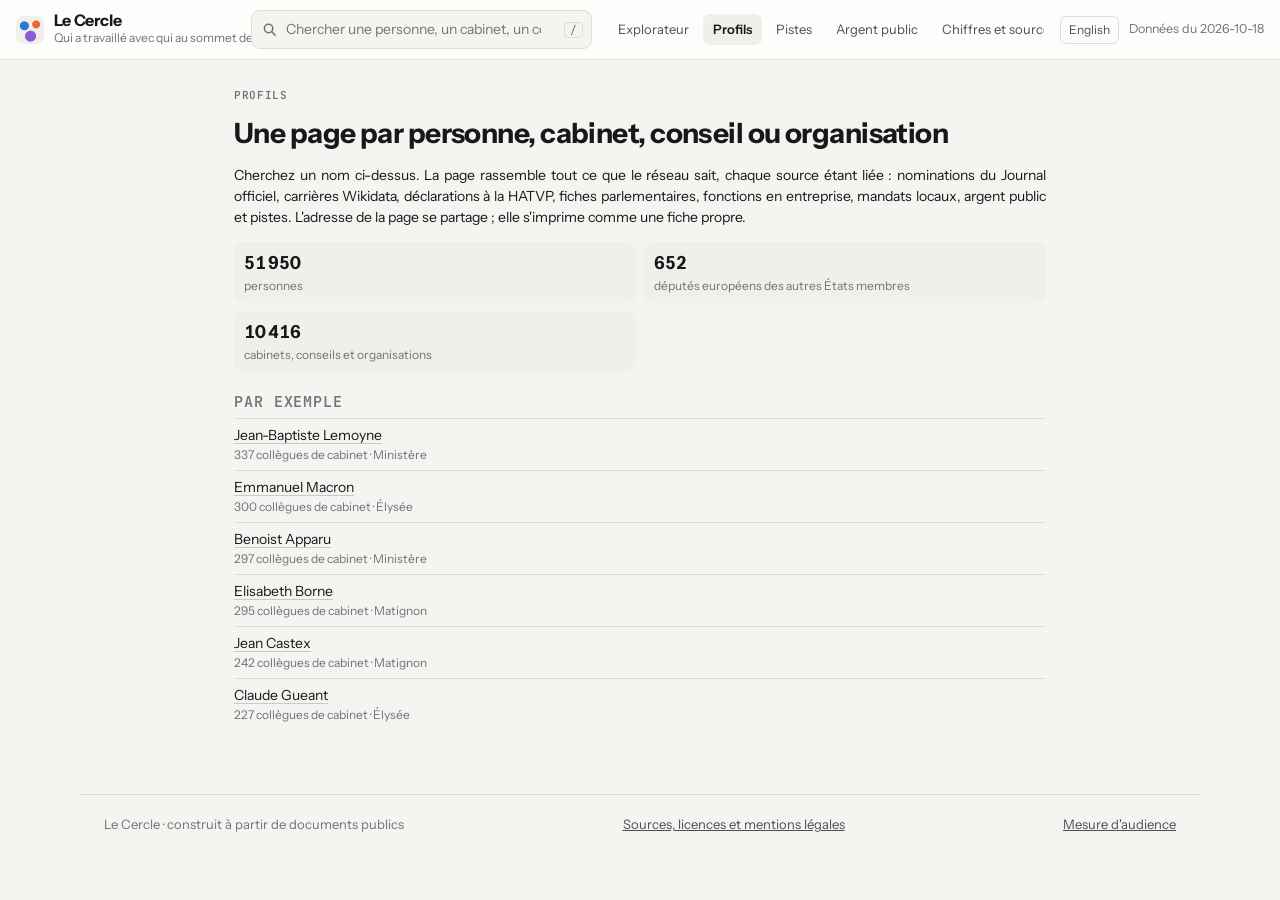
<file: profile.html>
<!doctype html>
<html lang="fr">
<head>
<meta charset="utf-8">
<meta name="viewport" content="width=device-width, initial-scale=1">
<title>Le Cercle · Profils</title>
<meta name="description" content="Une page par personne, cabinet, conseil ou organisation du Cercle : nominations, carrières, mandats, argent public et pistes, chaque source liée.">
<meta property="og:type" content="website">
<meta property="og:site_name" content="Le Cercle">
<meta property="og:title" content="Le Cercle · Profils">
<meta property="og:description" content="Une page par personne, cabinet, conseil ou organisation du Cercle : nominations, carrières, mandats, argent public et pistes, chaque source liée.">
<meta property="og:url" content="https://cercle.corentinsueur.com/profile.html">
<meta property="og:image" content="https://cercle.corentinsueur.com/social.png">
<meta property="og:image:width" content="1200">
<meta property="og:image:height" content="630">
<meta name="twitter:card" content="summary_large_image">
<meta name="robots" content="noindex">
<link rel="preconnect" href="https://fonts.googleapis.com">
<link rel="preconnect" href="https://fonts.gstatic.com" crossorigin>
<link rel="stylesheet" href="https://fonts.googleapis.com/css2?family=Instrument+Sans:wght@400;500;600;700&family=JetBrains+Mono:wght@400;500&display=swap">
<link rel="icon" href="data:image/svg+xml,%3Csvg xmlns='http://www.w3.org/2000/svg' viewBox='0 0 32 32'%3E%3Ccircle cx='9' cy='11' r='5' fill='%232a78d6'/%3E%3Ccircle cx='23' cy='9' r='4' fill='%23eb6834'/%3E%3Ccircle cx='17' cy='23' r='6' fill='%238a5cd6'/%3E%3Cpath d='M9 11L23 9L17 23Z' fill='none' stroke='%2316181c' stroke-width='1.5'/%3E%3C/svg%3E">
<link rel="alternate" hreflang="fr" href="https://cercle.corentinsueur.com/profile.html">
<link rel="alternate" hreflang="en" href="https://cercle.corentinsueur.com/en/profile.html">
<link rel="alternate" hreflang="x-default" href="https://cercle.corentinsueur.com/profile.html">
  <script type="module" crossorigin src="./assets/styles-CFcbIZ0h.js"></script>
  <script type="module" crossorigin src="./assets/company-nBJPkJdT.js"></script>
  <script type="module" crossorigin src="./assets/url-D81e5X2u.js"></script>
  <script type="module" crossorigin src="./assets/table-D1qczLg5.js"></script>
  <script type="module" crossorigin src="./assets/leads-1jcsL_3g.js"></script>
  <script type="module" crossorigin src="./assets/profile-NfapdiKl.js"></script>
  <link rel="stylesheet" crossorigin href="./assets/styles-CVJw9UVv.css">
</head>
<body class="page">
<header class="topbar">
  <a class="brand" href="./">
    <div class="mark" aria-hidden="true"></div>
    <div>
      <div class="title">Le Cercle</div>
      <div class="subtitle">Qui a travaillé avec qui au sommet de l'État</div>
    </div>
  </a>
  <div class="search" role="search">
    <svg viewBox="0 0 16 16" aria-hidden="true"><circle cx="7" cy="7" r="4.5" fill="none" stroke="currentColor" stroke-width="1.6"/><path d="M10.5 10.5L14 14" stroke="currentColor" stroke-width="1.6" stroke-linecap="round"/></svg>
    <input id="search" type="search" autocomplete="off" spellcheck="false" placeholder="Chercher une personne, un cabinet, un conseil ou une organisation" aria-label="Chercher une personne, un cabinet, un conseil ou une organisation" aria-controls="results" aria-expanded="false" disabled>
    <kbd>/</kbd>
    <div id="results" class="results" role="listbox" hidden></div>
  </div>
  <nav class="pages" aria-label="Pages">
    <a href="./explorer.html">Explorateur</a>
    <a href="./profile.html" aria-current="page">Profils</a>
    <a href="./leads.html">Pistes</a>
    <a href="./money.html">Argent public</a>
    <a href="./facts.html">Chiffres et sources</a>
    <a href="./about.html">À propos</a>
  </nav>
  <div class="topbar-end"><a class="lang-switch" data-lang-switch href="./en/profile.html" hreflang="en" lang="en">English</a><span class="muted small" id="data-date"></span></div>
</header>
<main class="facts-page profile-page" id="profile">
  <p class="muted">Chargement…</p>
</main>
<div class="tooltip" id="tooltip" role="status" hidden></div>
<footer class="site-footer">
  <span>Le Cercle · construit à partir de documents publics</span>
  <a href="./about.html">Sources, licences et mentions légales</a>
  <a href="#" data-analytics-choice>Mesure d'audience</a>
</footer>
</body>
</html>
</file>
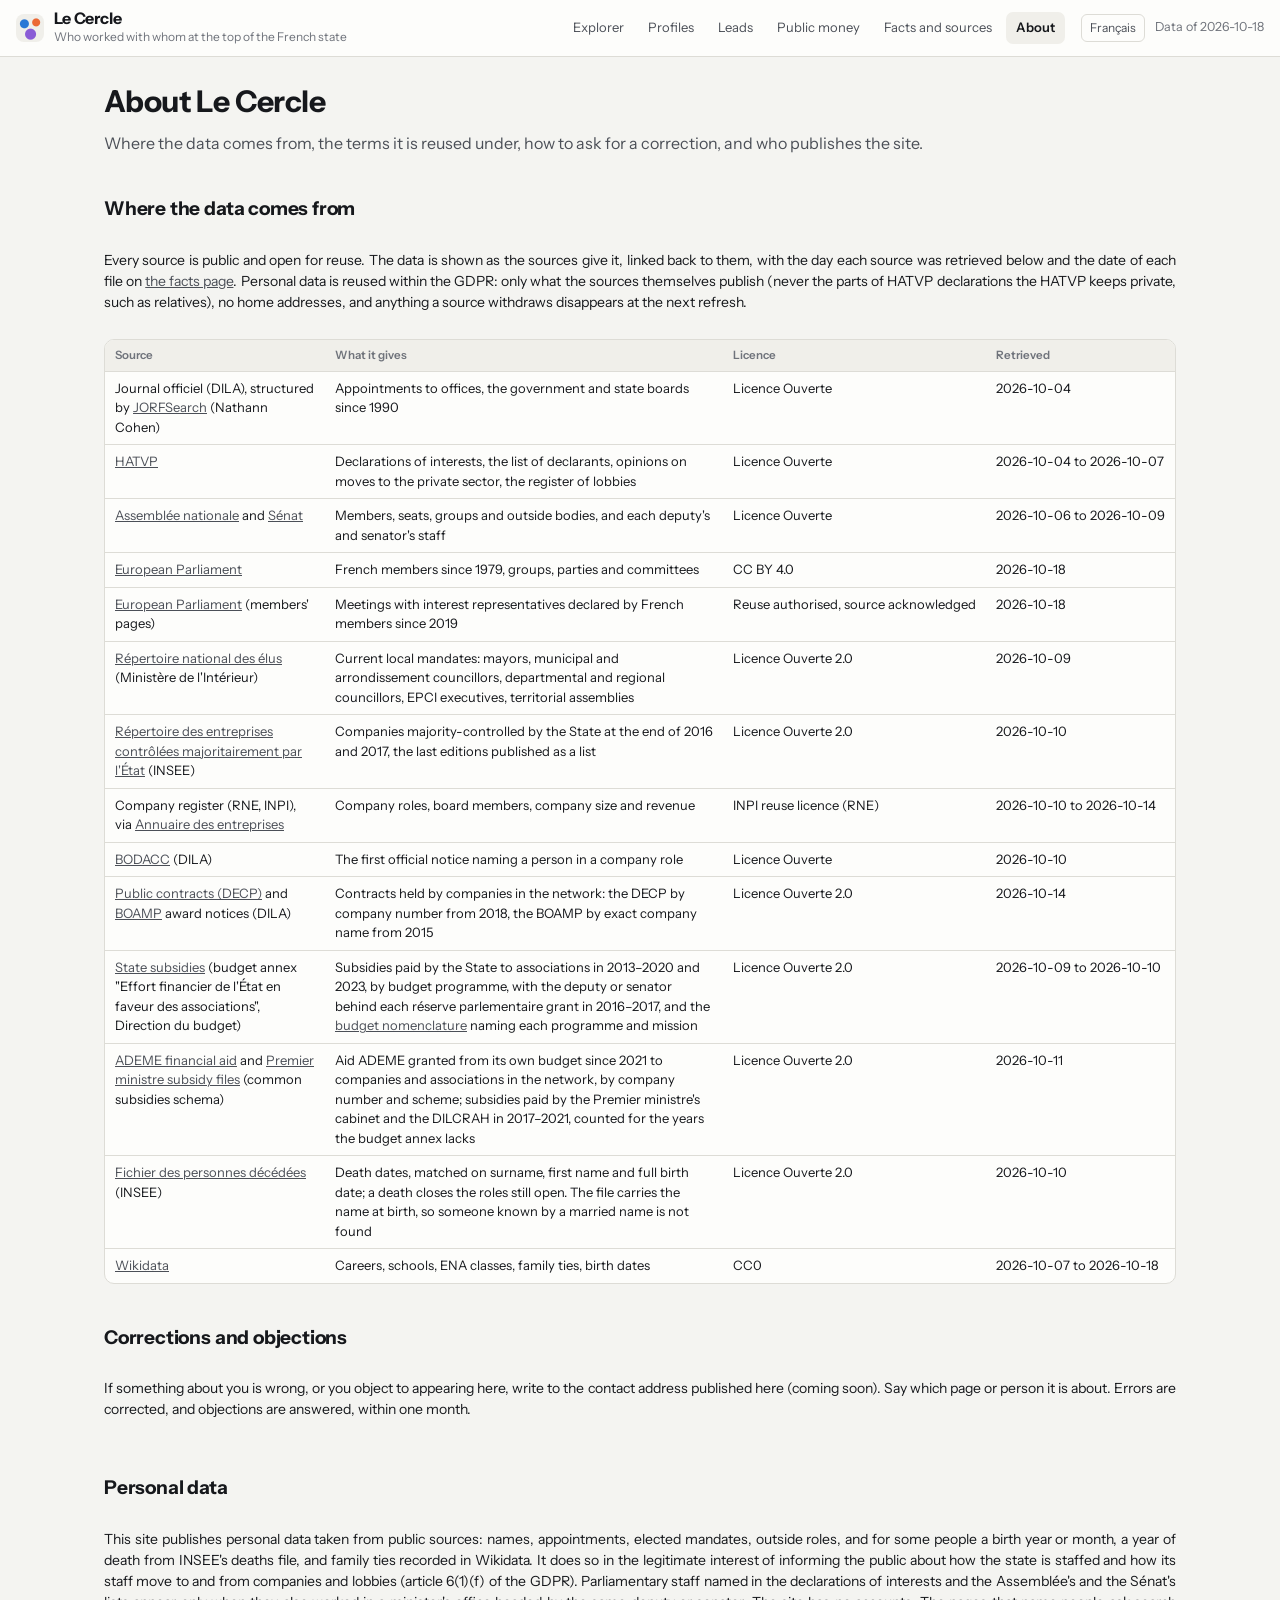
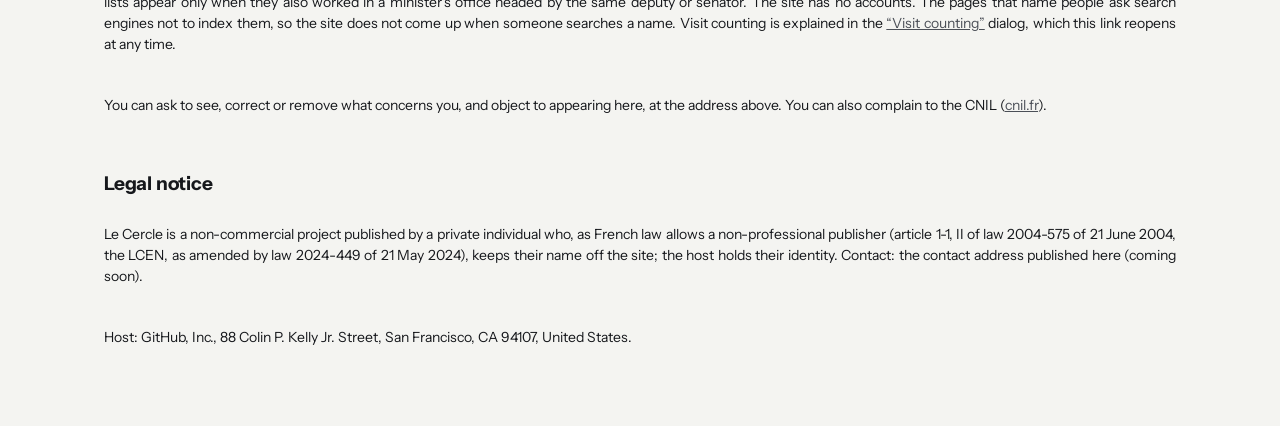
<file: en/about.html>
<!doctype html>
<html lang="en">
<head>
<meta charset="utf-8">
<meta name="viewport" content="width=device-width, initial-scale=1">
<title>Le Cercle · About</title>
<meta name="description" content="Where Le Cercle's data comes from, the licences it is reused under, how to ask for a correction or object, how personal data is handled, and the legal notice.">
<meta property="og:type" content="website">
<meta property="og:site_name" content="Le Cercle">
<meta property="og:title" content="Le Cercle · About">
<meta property="og:description" content="Where Le Cercle's data comes from, the licences it is reused under, how to ask for a correction or object, how personal data is handled, and the legal notice.">
<link rel="canonical" href="https://cercle.corentinsueur.com/en/about.html">
<meta property="og:url" content="https://cercle.corentinsueur.com/en/about.html">
<meta property="og:image" content="https://cercle.corentinsueur.com/social.png">
<meta property="og:image:width" content="1200">
<meta property="og:image:height" content="630">
<meta name="twitter:card" content="summary_large_image">
<link rel="preconnect" href="https://fonts.googleapis.com">
<link rel="preconnect" href="https://fonts.gstatic.com" crossorigin>
<link rel="stylesheet" href="https://fonts.googleapis.com/css2?family=Instrument+Sans:wght@400;500;600;700&family=JetBrains+Mono:wght@400;500&display=swap">
<link rel="icon" href="data:image/svg+xml,%3Csvg xmlns='http://www.w3.org/2000/svg' viewBox='0 0 32 32'%3E%3Ccircle cx='9' cy='11' r='5' fill='%232a78d6'/%3E%3Ccircle cx='23' cy='9' r='4' fill='%23eb6834'/%3E%3Ccircle cx='17' cy='23' r='6' fill='%238a5cd6'/%3E%3Cpath d='M9 11L23 9L17 23Z' fill='none' stroke='%2316181c' stroke-width='1.5'/%3E%3C/svg%3E">
<link rel="alternate" hreflang="fr" href="https://cercle.corentinsueur.com/about.html">
<link rel="alternate" hreflang="en" href="https://cercle.corentinsueur.com/en/about.html">
<link rel="alternate" hreflang="x-default" href="https://cercle.corentinsueur.com/about.html">
  <script type="module" crossorigin src="../assets/styles-CFcbIZ0h.js"></script>
  <script type="module" crossorigin src="../assets/about-Bh454RnU.js"></script>
  <link rel="stylesheet" crossorigin href="../assets/styles-CVJw9UVv.css">
</head>
<body class="page">
<header class="topbar">
  <a class="brand" href="./">
    <div class="mark" aria-hidden="true"></div>
    <div>
      <div class="title">Le Cercle</div>
      <div class="subtitle">Who worked with whom at the top of the French state</div>
    </div>
  </a>
  <nav class="pages" aria-label="Pages">
    <a href="./explorer.html">Explorer</a>
    <a href="./profile.html">Profiles</a>
    <a href="./leads.html">Leads</a>
    <a href="./money.html">Public money</a>
    <a href="./facts.html">Facts and sources</a>
    <a href="./about.html" aria-current="page">About</a>
  </nav>
  <div class="topbar-end"><a class="lang-switch" data-lang-switch href="../about.html" hreflang="fr" lang="fr">Français</a><span class="muted small">Data of <span data-generated>—</span></span></div>
</header>
<main class="facts-page home">
  <section class="hero">
    <h1>About Le Cercle</h1>
    <p class="lede">Where the data comes from, the terms it is reused under, how to ask for a correction, and who publishes the site.</p>
  </section>

  <section id="sources">
    <h2>Where the data comes from</h2>
    <p>Every source is public and open for reuse. The data is shown as the sources give it, linked back to them, with the day each source was retrieved below and the date of each file on <a href="./facts.html#sources">the facts page</a>. Personal data is reused within the GDPR: only what the sources themselves publish (never the parts of HATVP declarations the HATVP keeps private, such as relatives), no home addresses, and anything a source withdraws disappears at the next refresh.</p>
    <div class="table-wrap"><table class="data">
      <thead><tr><th>Source</th><th>What it gives</th><th>Licence</th><th>Retrieved</th></tr></thead>
      <tbody>
        <tr><td>Journal officiel (DILA), structured by <a href="https://jorfsearch.steinertriples.ch/" target="_blank" rel="noopener">JORFSearch</a> (Nathann Cohen)</td><td>Appointments to offices, the government and state boards since 1990</td><td class="nowrap">Licence Ouverte</td><td class="nowrap" data-retrieved="jorfsearch">—</td></tr>
        <tr><td><a href="https://www.hatvp.fr/open-data/" target="_blank" rel="noopener">HATVP</a></td><td>Declarations of interests, the list of declarants, opinions on moves to the private sector, the register of lobbies</td><td class="nowrap">Licence Ouverte</td><td class="nowrap" data-retrieved="hatvp_declarations hatvp_liste hatvp_opinions hatvp_lobbies">—</td></tr>
        <tr><td><a href="https://data.assemblee-nationale.fr/" target="_blank" rel="noopener">Assemblée nationale</a> and <a href="https://data.senat.fr/" target="_blank" rel="noopener">Sénat</a></td><td>Members, seats, groups and outside bodies, and each deputy's and senator's staff</td><td class="nowrap">Licence Ouverte</td><td class="nowrap" data-retrieved="assemblee_amo senat_senateurs senat_collaborateurs">—</td></tr>
        <tr><td><a href="https://data.europarl.europa.eu/" target="_blank" rel="noopener">European Parliament</a></td><td>French members since 1979, groups, parties and committees</td><td class="nowrap">CC BY 4.0</td><td class="nowrap" data-retrieved="european_parliament">—</td></tr>
        <tr><td><a href="https://www.europarl.europa.eu/meps/en/home" target="_blank" rel="noopener">European Parliament</a> (members' pages)</td><td>Meetings with interest representatives declared by French members since 2019</td><td class="nowrap">Reuse authorised, source acknowledged</td><td class="nowrap" data-retrieved="ep_meetings">—</td></tr>
        <tr><td><a href="https://www.data.gouv.fr/datasets/repertoire-national-des-elus-1" target="_blank" rel="noopener">Répertoire national des élus</a> (Ministère de l'Intérieur)</td><td>Current local mandates: mayors, municipal and arrondissement councillors, departmental and regional councillors, EPCI executives, territorial assemblies</td><td class="nowrap">Licence Ouverte 2.0</td><td class="nowrap" data-retrieved="elus">—</td></tr>
        <tr><td><a href="https://www.insee.fr/fr/statistiques/3747337" target="_blank" rel="noopener">Répertoire des entreprises contrôlées majoritairement par l'État</a> (INSEE)</td><td>Companies majority-controlled by the State at the end of 2016 and 2017, the last editions published as a list</td><td class="nowrap">Licence Ouverte 2.0</td><td class="nowrap" data-retrieved="state_companies">—</td></tr>
        <tr><td>Company register (RNE, INPI), via <a href="https://annuaire-entreprises.data.gouv.fr/" target="_blank" rel="noopener">Annuaire des entreprises</a></td><td>Company roles, board members, company size and revenue</td><td class="nowrap">INPI reuse licence (RNE)</td><td class="nowrap" data-retrieved="company_directors company_boards company_finances company_profiles">—</td></tr>
        <tr><td><a href="https://www.bodacc.fr/" target="_blank" rel="noopener">BODACC</a> (DILA)</td><td>The first official notice naming a person in a company role</td><td class="nowrap">Licence Ouverte</td><td class="nowrap" data-retrieved="bodacc_notices">—</td></tr>
        <tr><td><a href="https://www.data.gouv.fr/datasets/donnees-essentielles-de-la-commande-publique-fichiers-consolides" target="_blank" rel="noopener">Public contracts (DECP)</a> and <a href="https://www.data.gouv.fr/datasets/boamp" target="_blank" rel="noopener">BOAMP</a> award notices (DILA)</td><td>Contracts held by companies in the network: the DECP by company number from 2018, the BOAMP by exact company name from 2015</td><td class="nowrap">Licence Ouverte 2.0</td><td class="nowrap" data-retrieved="public_contracts">—</td></tr>
        <tr><td><a href="https://www.data.gouv.fr/datasets/plf-2025-donnees-de-lannexe-jaune-effort-financier-de-letat-en-faveur-des-associations-1" target="_blank" rel="noopener">State subsidies</a> (budget annex "Effort financier de l'État en faveur des associations", Direction du budget)</td><td>Subsidies paid by the State to associations in 2013–2020 and 2023, by budget programme, with the deputy or senator behind each réserve parlementaire grant in 2016–2017, and the <a href="https://www.data.gouv.fr/datasets/plf-2025-depenses-2025-selon-destination" target="_blank" rel="noopener">budget nomenclature</a> naming each programme and mission</td><td class="nowrap">Licence Ouverte 2.0</td><td class="nowrap" data-retrieved="subsidies budget_programmes">—</td></tr>
        <tr><td><a href="https://www.data.gouv.fr/datasets/les-aides-financieres-de-lademe-1" target="_blank" rel="noopener">ADEME financial aid</a> and <a href="https://www.data.gouv.fr/datasets/subventions-organisation-premier-ministre-1" target="_blank" rel="noopener">Premier ministre subsidy files</a> (common subsidies schema)</td><td>Aid ADEME granted from its own budget since 2021 to companies and associations in the network, by company number and scheme; subsidies paid by the Premier ministre's cabinet and the DILCRAH in 2017–2021, counted for the years the budget annex lacks</td><td class="nowrap">Licence Ouverte 2.0</td><td class="nowrap" data-retrieved="grants">—</td></tr>
        <tr><td><a href="https://www.data.gouv.fr/datasets/fichier-des-personnes-decedees" target="_blank" rel="noopener">Fichier des personnes décédées</a> (INSEE)</td><td>Death dates, matched on surname, first name and full birth date; a death closes the roles still open. The file carries the name at birth, so someone known by a married name is not found</td><td class="nowrap">Licence Ouverte 2.0</td><td class="nowrap" data-retrieved="deaths">—</td></tr>
        <tr><td><a href="https://www.wikidata.org/" target="_blank" rel="noopener">Wikidata</a></td><td>Careers, schools, ENA classes, family ties, birth dates</td><td class="nowrap">CC0</td><td class="nowrap" data-retrieved="wikidata_births wikidata_careers wikidata_sirens wikidata_deputies wikidata_parliament_ids wikidata_family wikidata_ena">—</td></tr>
      </tbody>
    </table></div>
  </section>

  <section id="corrections">
    <h2>Corrections and objections</h2>
    <p>If something about you is wrong, or you object to appearing here, write to <span data-contact></span>. Say which page or person it is about. Errors are corrected, and objections are answered, within one month.</p>
  </section>

  <section id="personal-data">
    <h2>Personal data</h2>
    <p>This site publishes personal data taken from public sources: names, appointments, elected mandates, outside roles, and for some people a birth year or month, a year of death from INSEE's deaths file, and family ties recorded in Wikidata. It does so in the legitimate interest of informing the public about how the state is staffed and how its staff move to and from companies and lobbies (article 6(1)(f) of the GDPR). Parliamentary staff named in the declarations of interests and the Assemblée's and the Sénat's lists appear only when they also worked in a minister's office headed by the same deputy or senator. The site has no accounts. The pages that name people ask search engines not to index them, so the site does not come up when someone searches a name. Visit counting is explained in the <a href="#" data-analytics-choice>“Visit counting”</a> dialog, which this link reopens at any time.</p>
    <p>You can ask to see, correct or remove what concerns you, and object to appearing here, at the address above. You can also complain to the CNIL (<a href="https://www.cnil.fr/fr/plaintes" target="_blank" rel="noopener">cnil.fr</a>).</p>
  </section>

  <section id="legal">
    <h2>Legal notice</h2>
    <p>Le Cercle is a non-commercial project published by a private individual who, as French law allows a non-professional publisher (article 1-1, II of law 2004-575 of 21 June 2004, the LCEN, as amended by law 2024-449 of 21 May 2024), keeps their name off the site; the host holds their identity. Contact: <span data-contact></span>.</p>
    <p>Host: GitHub, Inc., 88 Colin P. Kelly Jr. Street, San Francisco, CA 94107, United States.</p>
  </section>
</main>
</body>
</html>
</file>
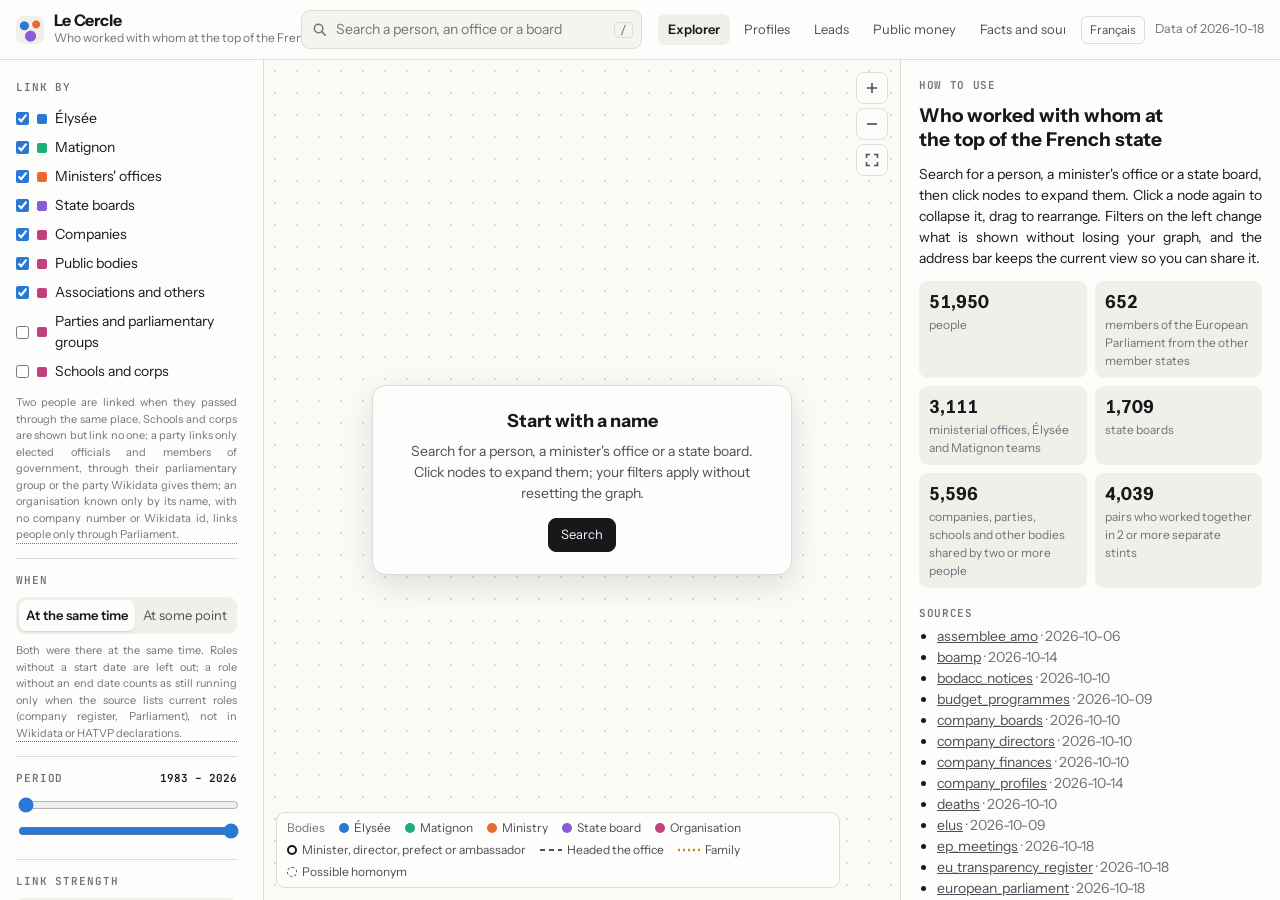
<file: en/explorer.html>
<!doctype html>
<html lang="en">
<head>
<meta charset="utf-8">
<meta name="viewport" content="width=device-width, initial-scale=1">
<title>Le Cercle</title>
<meta name="description" content="Who worked with whom in French ministers' offices, the Élysée, Matignon and state boards, from Journal officiel appointments since 1990.">
<meta property="og:type" content="website">
<meta property="og:site_name" content="Le Cercle">
<meta property="og:title" content="Le Cercle">
<meta property="og:description" content="Who worked with whom in French ministers' offices, the Élysée, Matignon and state boards, from Journal officiel appointments since 1990.">
<meta property="og:url" content="https://cercle.corentinsueur.com/en/explorer.html">
<meta property="og:image" content="https://cercle.corentinsueur.com/social.png">
<meta property="og:image:width" content="1200">
<meta property="og:image:height" content="630">
<meta name="twitter:card" content="summary_large_image">
<meta name="robots" content="noindex">
<link rel="preconnect" href="https://fonts.googleapis.com">
<link rel="preconnect" href="https://fonts.gstatic.com" crossorigin>
<link rel="stylesheet" href="https://fonts.googleapis.com/css2?family=Instrument+Sans:wght@400;500;600;700&family=JetBrains+Mono:wght@400;500&display=swap">
<link rel="icon" href="data:image/svg+xml,%3Csvg xmlns='http://www.w3.org/2000/svg' viewBox='0 0 32 32'%3E%3Ccircle cx='9' cy='11' r='5' fill='%232a78d6'/%3E%3Ccircle cx='23' cy='9' r='4' fill='%23eb6834'/%3E%3Ccircle cx='17' cy='23' r='6' fill='%238a5cd6'/%3E%3Cpath d='M9 11L23 9L17 23Z' fill='none' stroke='%2316181c' stroke-width='1.5'/%3E%3C/svg%3E">
<link rel="alternate" hreflang="fr" href="https://cercle.corentinsueur.com/explorer.html">
<link rel="alternate" hreflang="en" href="https://cercle.corentinsueur.com/en/explorer.html">
<link rel="alternate" hreflang="x-default" href="https://cercle.corentinsueur.com/explorer.html">
  <script type="module" crossorigin src="../assets/styles-CFcbIZ0h.js"></script>
  <script type="module" crossorigin src="../assets/company-nBJPkJdT.js"></script>
  <script type="module" crossorigin src="../assets/url-D81e5X2u.js"></script>
  <script type="module" crossorigin src="../assets/main-4mpqxyIG.js"></script>
  <link rel="stylesheet" crossorigin href="../assets/styles-CVJw9UVv.css">
</head>
<body>
<div class="app">
  <header class="topbar">
    <a class="brand" href="./">
      <div class="mark" aria-hidden="true"></div>
      <div>
        <div class="title">Le Cercle</div>
        <div class="subtitle">Who worked with whom at the top of the French state</div>
      </div>
    </a>
    <div class="search" role="search">
      <svg viewBox="0 0 16 16" aria-hidden="true"><circle cx="7" cy="7" r="4.5" fill="none" stroke="currentColor" stroke-width="1.6"/><path d="M10.5 10.5L14 14" stroke="currentColor" stroke-width="1.6" stroke-linecap="round"/></svg>
      <input id="search" type="search" autocomplete="off" spellcheck="false" placeholder="Search a person, an office or a board" aria-label="Search a person, an office or a board" aria-controls="results" aria-expanded="false" disabled>
      <kbd>/</kbd>
      <div id="results" class="results" role="listbox" hidden></div>
    </div>
    <nav class="pages" aria-label="Pages">
      <a href="./explorer.html" aria-current="page">Explorer</a>
      <a href="./profile.html">Profiles</a>
      <a href="./leads.html">Leads</a>
      <a href="./money.html">Public money</a>
      <a href="./facts.html">Facts and sources</a>
      <a href="./about.html">About</a>
    </nav>
    <div class="topbar-end">
      <a class="lang-switch" data-lang-switch href="../explorer.html" hreflang="fr" lang="fr">Français</a>
      <button type="button" class="button" id="toggle-filters" aria-controls="filters" aria-expanded="false">Filters</button>
      <span class="muted small" id="data-date"></span>
    </div>
  </header>

  <aside class="sidebar" id="filters" aria-label="Filters">
    <section>
      <h2>Link by</h2>
      <label class="check"><input type="checkbox" data-kind="e"><span class="swatch" style="background:var(--elysee)"></span>Élysée</label>
      <label class="check"><input type="checkbox" data-kind="m"><span class="swatch" style="background:var(--matignon)"></span>Matignon</label>
      <label class="check"><input type="checkbox" data-kind="i"><span class="swatch" style="background:var(--ministry)"></span>Ministers' offices</label>
      <label class="check"><input type="checkbox" data-kind="b"><span class="swatch" style="background:var(--board)"></span>State boards</label>
      <label class="check"><input type="checkbox" data-org="e"><span class="swatch" style="background:var(--org)"></span>Companies</label>
      <label class="check"><input type="checkbox" data-org="p"><span class="swatch" style="background:var(--org)"></span>Public bodies</label>
      <label class="check"><input type="checkbox" data-org="o"><span class="swatch" style="background:var(--org)"></span>Associations and others</label>
      <label class="check"><input type="checkbox" data-org="g"><span class="swatch" style="background:var(--org)"></span>Parties and parliamentary groups</label>
      <label class="check"><input type="checkbox" data-org="s"><span class="swatch" style="background:var(--org)"></span>Schools and corps</label>
      <p class="hint">Two people are linked when they passed through the same place. Schools and corps are shown but link no one; a party links only elected officials and members of government, through their parliamentary group or the party Wikidata gives them; an organisation known only by its name, with no company number or Wikidata id, links people only through Parliament.</p>
    </section>
    <section>
      <h2>When</h2>
      <div class="segmented" role="radiogroup" aria-label="When">
        <button type="button" role="radio" data-when="together">At the same time</button>
        <button type="button" role="radio" data-when="any">At some point</button>
      </div>
      <p class="hint" id="when-hint"></p>
    </section>
    <section>
      <h2>Period <output id="period-label" class="value"></output></h2>
      <div class="range">
        <label><span class="sr">From</span><input type="range" id="from-year" step="1"></label>
        <label><span class="sr">To</span><input type="range" id="to-year" step="1"></label>
      </div>
    </section>
    <section>
      <h2>Link strength</h2>
      <div class="segmented" role="radiogroup" aria-label="Minimum shared places">
        <button type="button" role="radio" data-stints="1">1 place or more</button>
        <button type="button" role="radio" data-stints="2">2+ places</button>
        <button type="button" role="radio" data-stints="3">3+ places</button>
      </div>
      <p class="hint">Number of distinct places in common. The strongest links come first: a small shared place counts more than a large one.</p>
    </section>
    <section>
      <h2>Who</h2>
      <div class="segmented scope" role="radiogroup" aria-label="People included">
        <button type="button" role="radio" data-scope="1">Executive</button>
        <button type="button" role="radio" data-scope="2">+ boards</button>
        <button type="button" role="radio" data-scope="3">+ elected</button>
        <button type="button" role="radio" data-scope="4">Everyone</button>
      </div>
      <p class="hint" id="scope-hint"></p>
      <label class="field"><span>Country</span><select id="country"></select></label>
      <label class="check"><input type="checkbox" id="uncertain">Names with possible homonyms</label>
      <label class="check"><input type="checkbox" id="movers">Only people who moved to a company</label>
    </section>
    <section>
      <h2>Display</h2>
      <div class="segmented" role="radiogroup" aria-label="Display">
        <button type="button" role="radio" data-layout="bodies">Places and people</button>
        <button type="button" role="radio" data-layout="people">People only</button>
      </div>
      <p class="hint" id="layout-hint"></p>
    </section>
    <section class="graph-summary">
      <p id="graph-stats" class="muted small"></p>
      <div class="actions">
        <button type="button" class="button" id="reset-filters">Reset filters</button>
        <button type="button" class="button" id="clear-graph">Clear graph</button>
        <button type="button" class="button" id="export-graph">Download CSV</button>
      </div>
    </section>
  </aside>

  <main class="stage" id="stage">
    <svg id="graph" role="img" aria-label="Network graph"></svg>
    <div class="overlay" id="overlay">
      <div class="overlay-card" id="overlay-card">Loading the network…</div>
    </div>
    <div class="zoom" role="group" aria-label="Zoom">
      <button type="button" class="icon-button" id="zoom-in" aria-label="Zoom in"><svg viewBox="0 0 16 16"><path d="M8 3v10M3 8h10"/></svg></button>
      <button type="button" class="icon-button" id="zoom-out" aria-label="Zoom out"><svg viewBox="0 0 16 16"><path d="M3 8h10"/></svg></button>
      <button type="button" class="icon-button" id="zoom-fit" aria-label="Fit to screen"><svg viewBox="0 0 16 16"><path d="M2.5 6V2.5H6M13.5 10v3.5H10M2.5 10v3.5H6M13.5 6V2.5H10"/></svg></button>
    </div>
    <div class="legend" id="legend"></div>
  </main>

  <aside class="panel" id="panel" aria-live="polite"></aside>
</div>
</body>
</html>
</file>
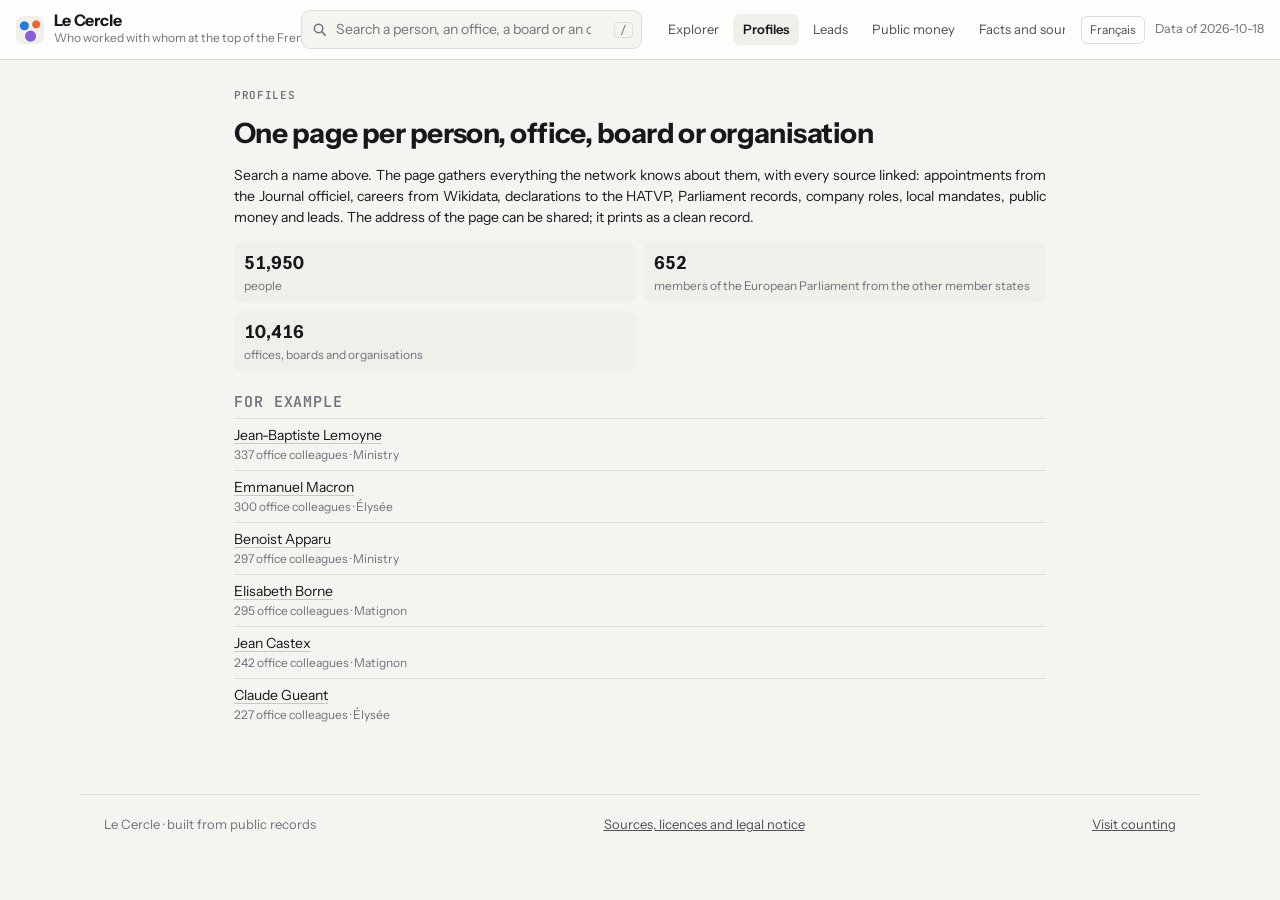
<file: en/profile.html>
<!doctype html>
<html lang="en">
<head>
<meta charset="utf-8">
<meta name="viewport" content="width=device-width, initial-scale=1">
<title>Le Cercle · Profiles</title>
<meta name="description" content="One page per person, office, board or organisation in Le Cercle: appointments, careers, mandates, public money and leads, with every source linked.">
<meta property="og:type" content="website">
<meta property="og:site_name" content="Le Cercle">
<meta property="og:title" content="Le Cercle · Profiles">
<meta property="og:description" content="One page per person, office, board or organisation in Le Cercle: appointments, careers, mandates, public money and leads, with every source linked.">
<meta property="og:url" content="https://cercle.corentinsueur.com/en/profile.html">
<meta property="og:image" content="https://cercle.corentinsueur.com/social.png">
<meta property="og:image:width" content="1200">
<meta property="og:image:height" content="630">
<meta name="twitter:card" content="summary_large_image">
<meta name="robots" content="noindex">
<link rel="preconnect" href="https://fonts.googleapis.com">
<link rel="preconnect" href="https://fonts.gstatic.com" crossorigin>
<link rel="stylesheet" href="https://fonts.googleapis.com/css2?family=Instrument+Sans:wght@400;500;600;700&family=JetBrains+Mono:wght@400;500&display=swap">
<link rel="icon" href="data:image/svg+xml,%3Csvg xmlns='http://www.w3.org/2000/svg' viewBox='0 0 32 32'%3E%3Ccircle cx='9' cy='11' r='5' fill='%232a78d6'/%3E%3Ccircle cx='23' cy='9' r='4' fill='%23eb6834'/%3E%3Ccircle cx='17' cy='23' r='6' fill='%238a5cd6'/%3E%3Cpath d='M9 11L23 9L17 23Z' fill='none' stroke='%2316181c' stroke-width='1.5'/%3E%3C/svg%3E">
<link rel="alternate" hreflang="fr" href="https://cercle.corentinsueur.com/profile.html">
<link rel="alternate" hreflang="en" href="https://cercle.corentinsueur.com/en/profile.html">
<link rel="alternate" hreflang="x-default" href="https://cercle.corentinsueur.com/profile.html">
  <script type="module" crossorigin src="../assets/styles-CFcbIZ0h.js"></script>
  <script type="module" crossorigin src="../assets/company-nBJPkJdT.js"></script>
  <script type="module" crossorigin src="../assets/url-D81e5X2u.js"></script>
  <script type="module" crossorigin src="../assets/table-D1qczLg5.js"></script>
  <script type="module" crossorigin src="../assets/leads-1jcsL_3g.js"></script>
  <script type="module" crossorigin src="../assets/profile-NfapdiKl.js"></script>
  <link rel="stylesheet" crossorigin href="../assets/styles-CVJw9UVv.css">
</head>
<body class="page">
<header class="topbar">
  <a class="brand" href="./">
    <div class="mark" aria-hidden="true"></div>
    <div>
      <div class="title">Le Cercle</div>
      <div class="subtitle">Who worked with whom at the top of the French state</div>
    </div>
  </a>
  <div class="search" role="search">
    <svg viewBox="0 0 16 16" aria-hidden="true"><circle cx="7" cy="7" r="4.5" fill="none" stroke="currentColor" stroke-width="1.6"/><path d="M10.5 10.5L14 14" stroke="currentColor" stroke-width="1.6" stroke-linecap="round"/></svg>
    <input id="search" type="search" autocomplete="off" spellcheck="false" placeholder="Search a person, an office, a board or an organisation" aria-label="Search a person, an office, a board or an organisation" aria-controls="results" aria-expanded="false" disabled>
    <kbd>/</kbd>
    <div id="results" class="results" role="listbox" hidden></div>
  </div>
  <nav class="pages" aria-label="Pages">
    <a href="./explorer.html">Explorer</a>
    <a href="./profile.html" aria-current="page">Profiles</a>
    <a href="./leads.html">Leads</a>
    <a href="./money.html">Public money</a>
    <a href="./facts.html">Facts and sources</a>
    <a href="./about.html">About</a>
  </nav>
  <div class="topbar-end"><a class="lang-switch" data-lang-switch href="../profile.html" hreflang="fr" lang="fr">Français</a><span class="muted small" id="data-date"></span></div>
</header>
<main class="facts-page profile-page" id="profile">
  <p class="muted">Loading…</p>
</main>
<div class="tooltip" id="tooltip" role="status" hidden></div>
<footer class="site-footer">
  <span>Le Cercle · built from public records</span>
  <a href="./about.html">Sources, licences and legal notice</a>
  <a href="#" data-analytics-choice>Visit counting</a>
</footer>
</body>
</html>
</file>
<file: assets/styles-CVJw9UVv.css>
:root{--bg:#f4f4f1;--surface:#fdfdfb;--surface-2:#f0efea;--canvas:#fafaf7;--ink:#16181c;--ink-2:#4b4f57;--ink-3:#6f737b;--rule:#dddcd6;--line:#c9c8c1;--dot:#dcdbd4;--elysee:#2a78d6;--matignon:#1baf7a;--ministry:#eb6834;--board:#8a5cd6;--org:#c2417a;--family:#c98a0b;--lane-office:#2a78d6;--lane-board:#4a3aa7;--lane-public:#008300;--lane-parliament:#eda100;--lane-company:#d55181;--person:#8a8d93;--accent:#2a78d6;--warn-bg:#fff6e5;--warn-ink:#6b4a00;--shadow:0 10px 30px #14161a1f;--font-ui:"Instrument Sans", "Helvetica Neue", Arial, sans-serif;--font-data:"JetBrains Mono", ui-monospace, Menlo, monospace;--lightningcss-light:initial;--lightningcss-dark: ;color-scheme:light}@media (prefers-color-scheme:dark){:root:not([data-theme=light]){--bg:#101113;--surface:#17181b;--surface-2:#1f2125;--canvas:#131417;--ink:#f2f2ef;--ink-2:#c3c4c0;--ink-3:#93959a;--rule:#2b2d31;--line:#3a3d42;--dot:#24262a;--elysee:#3987e5;--matignon:#199e70;--ministry:#d95926;--board:#9b7be6;--org:#d65a92;--family:#e0a530;--lane-office:#256abf;--lane-board:#9085e9;--lane-public:#008300;--lane-parliament:#c98500;--lane-company:#d55181;--person:#9a9da3;--accent:#5a9cf0;--warn-bg:#2e2510;--warn-ink:#f0d9a0;--shadow:0 10px 30px #00000073;--lightningcss-light: ;--lightningcss-dark:initial;color-scheme:dark}}:root[data-theme=dark]{--bg:#101113;--surface:#17181b;--surface-2:#1f2125;--canvas:#131417;--ink:#f2f2ef;--ink-2:#c3c4c0;--ink-3:#93959a;--rule:#2b2d31;--line:#3a3d42;--dot:#24262a;--elysee:#3987e5;--matignon:#199e70;--ministry:#d95926;--board:#9b7be6;--org:#d65a92;--family:#e0a530;--lane-office:#256abf;--lane-board:#9085e9;--lane-public:#008300;--lane-parliament:#c98500;--lane-company:#d55181;--person:#9a9da3;--accent:#5a9cf0;--warn-bg:#2e2510;--warn-ink:#f0d9a0;--shadow:0 10px 30px #00000073;--lightningcss-light: ;--lightningcss-dark:initial;color-scheme:dark}[hidden]{display:none!important}*{box-sizing:border-box}html,body{height:100%;margin:0}body{background:var(--bg);color:var(--ink);font:14px/1.5 var(--font-ui);-webkit-font-smoothing:antialiased}button,input{font:inherit;color:inherit}a{color:var(--ink-2)}h2,h3{margin:0}.muted{color:var(--ink-3)}.small{font-size:12.5px}.sr{clip:rect(0 0 0 0);width:1px;height:1px;position:absolute;overflow:hidden}:focus-visible{outline:2px solid var(--accent);outline-offset:2px}.app{grid-template:"top top top""side stage panel"minmax(0,1fr)/264px minmax(0,1fr) 380px;height:100vh;display:grid}.topbar{background:var(--surface);border-bottom:1px solid var(--rule);grid-area:top;align-items:center;gap:16px;min-width:0;padding:10px 16px;display:flex}.brand{min-width:0;color:inherit;flex:0 auto;align-items:center;gap:10px;text-decoration:none;display:flex}.mark{background:radial-gradient(circle at 30% 35%, var(--elysee) 0 4px, transparent 5px), radial-gradient(circle at 72% 30%, var(--ministry) 0 3.5px, transparent 4.5px), radial-gradient(circle at 52% 72%, var(--board) 0 5px, transparent 6px), var(--surface-2);border-radius:8px;flex:none;width:28px;height:28px}.title{letter-spacing:-.01em;font-size:16px;font-weight:700;line-height:1.1}.subtitle{color:var(--ink-3);white-space:nowrap;text-overflow:ellipsis;font-size:12px;overflow:hidden}.search{flex:420px;align-items:center;max-width:560px;margin-inline:auto;display:flex;position:relative}.search>svg{width:15px;height:15px;color:var(--ink-3);pointer-events:none;position:absolute;left:11px}.search input{border:1px solid var(--rule);background:var(--bg);border-radius:9px;width:100%;padding:8px 36px 8px 34px}.search kbd{font:11px var(--font-data);color:var(--ink-3);border:1px solid var(--rule);border-radius:4px;padding:0 5px;position:absolute;right:9px}.results{z-index:20;background:var(--surface);border:1px solid var(--rule);max-height:min(440px,70vh);box-shadow:var(--shadow);border-radius:10px;padding:4px;position:absolute;top:calc(100% + 6px);left:0;right:0;overflow:auto}.results button{text-align:left;cursor:pointer;background:0 0;border:0;border-radius:7px;grid-template-columns:12px 1fr;align-items:start;gap:10px;width:100%;padding:7px 9px;display:grid}.results button[aria-selected=true],.results button:hover{background:var(--surface-2)}.results .dot{border-radius:50%;width:10px;height:10px;margin-top:5px}.results small{color:var(--ink-3);font-size:12px;display:block}.results .none{color:var(--ink-3);padding:10px}.topbar-end{flex:none;align-items:center;gap:10px;display:flex}#toggle-filters{display:none}.sidebar{scrollbar-gutter:stable;scrollbar-width:thin;background:var(--surface);border-right:1px solid var(--rule);grid-area:side;padding:6px 16px 16px;overflow:auto}.sidebar section{border-bottom:1px solid var(--rule);padding:14px 0}.sidebar section:last-child{border-bottom:0}.sidebar h2{font:600 11px var(--font-data);letter-spacing:.08em;text-transform:uppercase;color:var(--ink-3);justify-content:space-between;margin-bottom:10px;display:flex}.sidebar .value{font-family:var(--font-data);letter-spacing:0;text-transform:none;color:var(--ink)}.hint{color:var(--ink-3);margin:8px 0 0;font-size:12px}.segmented{background:var(--surface-2);border-radius:9px;flex-wrap:nowrap;gap:2px;padding:3px;display:flex}.segmented button{white-space:nowrap;text-overflow:ellipsis;min-width:0;color:var(--ink-2);cursor:pointer;background:0 0;border:0;border-radius:7px;flex:auto;padding:6px 4px;font-size:13px;overflow:hidden}.segmented.scope button{font-size:12px}.segmented button[aria-checked=true]{background:var(--surface);color:var(--ink);font-weight:600;box-shadow:0 1px 2px #0000001f}.check{cursor:pointer;align-items:center;gap:8px;padding:4px 0;display:flex}.check input{accent-color:var(--accent);margin:0}.field{color:var(--ink-2);align-items:center;gap:8px;margin:10px 0 6px;font-size:13px;display:flex}.field select{border:1px solid var(--rule);background:var(--surface);min-width:0;color:var(--ink);font:inherit;border-radius:7px;flex:auto;padding:5px 8px}.swatch{vertical-align:0;border-radius:50%;flex:none;width:10px;height:10px;margin-right:6px;display:inline-block}.check .swatch{margin-right:0}.range{gap:2px;display:grid}.range input{width:100%;accent-color:var(--accent)}.actions{flex-wrap:wrap;gap:6px;display:flex}.button{border:1px solid var(--rule);background:var(--surface);cursor:pointer;border-radius:8px;padding:6px 12px;font-size:13px}.button:hover{background:var(--surface-2)}.button.primary{background:var(--ink);color:var(--bg);border-color:var(--ink)}.stage{background-color:var(--canvas);background-image:radial-gradient(var(--dot) 1px, transparent 1px);background-size:22px 22px;grid-area:stage;min-height:0;position:relative;overflow:hidden}#graph{cursor:grab;width:100%;height:100%;display:block;position:absolute;inset:0}#graph:active{cursor:grabbing}.overlay{pointer-events:none;place-items:center;padding:16px;display:grid;position:absolute;inset:0}.overlay-card{pointer-events:auto;text-align:center;background:var(--surface);border:1px solid var(--rule);max-width:420px;box-shadow:var(--shadow);color:var(--ink-2);border-radius:14px;padding:22px 24px}.overlay-card h2{color:var(--ink);margin-bottom:6px;font-size:18px}.overlay-card p{margin:0 0 14px}.zoom{gap:4px;display:grid;position:absolute;top:12px;right:12px}.icon-button{border:1px solid var(--rule);background:var(--surface);cursor:pointer;border-radius:8px;place-items:center;width:32px;height:32px;display:grid}.icon-button svg{fill:none;width:16px;height:16px;stroke:var(--ink-2);stroke-width:1.6px}.legend{width:fit-content;max-width:calc(100% - 72px);color:var(--ink-2);background:var(--surface);border:1px solid var(--rule);border-radius:9px;flex-wrap:wrap;align-items:center;gap:4px 14px;padding:6px 10px;font-size:12px;display:flex;position:absolute;bottom:12px;left:12px;right:60px}.legend span{align-items:center;gap:5px;display:inline-flex}.legend i{border-radius:50%;width:10px;height:10px;display:inline-block}.legend i.ring{border:2px solid var(--ink)}.legend i.dashed{border:1.5px dashed var(--ink-2)}.legend svg{color:var(--ink-2)}svg text{font-family:var(--font-ui)}.node{cursor:pointer}.node .halo{fill:var(--canvas);stroke:none}.node.expanded .halo{stroke:var(--line);stroke-width:1.5px}.node.selected .halo{stroke:var(--accent);stroke-width:3px}.node .icon{fill:none;stroke:#fff;stroke-width:1.4px;stroke-linecap:round;pointer-events:none}.label{pointer-events:none;fill:var(--ink);paint-order:stroke;stroke:var(--canvas);stroke-width:3.5px;stroke-linejoin:round;pointer-events:none}.label.body{font-weight:600}.link .hit{stroke:#0000;stroke-width:10px;cursor:pointer}.link .visible{stroke-linecap:round}.link.selected .visible{stroke:var(--accent)}.node.dim,.label.dim,.link.dim{opacity:.12}.panel{background:var(--surface);border-left:1px solid var(--rule);grid-area:panel;align-content:start;gap:12px;padding:18px 18px 28px;display:grid;overflow:auto}.panel h2{text-wrap:balance;font-size:19px;line-height:1.25}.panel p{margin:0}.eyebrow{font:600 11px var(--font-data);letter-spacing:.06em;text-transform:uppercase;color:var(--ink-3);align-items:center;display:flex}.meta{color:var(--ink-2);font-size:13px}.badges{flex-wrap:wrap;gap:4px;display:flex}.badge{background:var(--surface-2);color:var(--ink-2);border-radius:999px;padding:1px 8px;font-size:12px}.warn{background:var(--warn-bg);color:var(--warn-ink);border-radius:8px;padding:8px 10px;font-size:13px}.facts{grid-template-columns:1fr 1fr;gap:8px;margin:0;display:grid}.facts div{background:var(--surface-2);border-radius:9px;padding:8px 10px}.facts dt{font-variant-numeric:tabular-nums;font-size:18px;font-weight:650}.facts dd{color:var(--ink-3);margin:0;font-size:12px}.section{gap:6px;display:grid}.section h3{font:600 11px var(--font-data);letter-spacing:.06em;text-transform:uppercase;color:var(--ink-3);margin-top:6px}.plain{margin:0;padding-left:18px}.rows,.timeline{margin:0;padding:0;list-style:none}.rows li{border-top:1px solid var(--rule);padding:6px 0;font-size:13px}.rows li:has(>.swatch){grid-template-columns:16px 1fr;align-items:baseline;display:grid}.rows li:has(>.swatch) small{grid-column:2}.rows li.filtered{opacity:.5}.rows small{color:var(--ink-3);font-size:12px;display:block}.rows li.tie{grid-template-columns:1fr auto;align-items:start;column-gap:8px;display:grid}.rows li.tie small{grid-column:1/-1}.link{text-align:left;color:var(--ink);cursor:pointer;text-decoration:underline;-webkit-text-decoration-color:var(--line);text-decoration-color:var(--line);text-underline-offset:3px;background:0 0;border:0;padding:0}.link:hover{-webkit-text-decoration-color:var(--ink-2);text-decoration-color:var(--ink-2)}.pill{border:1px solid var(--rule);background:var(--surface-2);font:11.5px var(--font-data);color:var(--ink-2);cursor:pointer;white-space:nowrap;border-radius:999px;padding:0 8px}.pill.board{border-color:var(--board)}.pill.org{border-color:var(--org)}.timeline li{border-top:1px solid var(--rule);grid-template-columns:70px 1fr;gap:10px;padding:7px 0 7px 8px;font-size:13px;display:grid;box-shadow:inset 2px 0 #0000}.timeline time{font:11.5px var(--font-data);color:var(--ink-3);font-variant-numeric:tabular-nums}.timeline .kind-e{box-shadow:inset 2px 0 0 var(--elysee)}.timeline .kind-m{box-shadow:inset 2px 0 0 var(--matignon)}.timeline .kind-i{box-shadow:inset 2px 0 0 var(--ministry)}.timeline .kind-b{box-shadow:inset 2px 0 0 var(--board)}.timeline li.kind-c{box-shadow:inset 2px 0 0 var(--org)}.timeline .kind-gov{box-shadow:inset 2px 0 0 var(--ink)}.source{font:10.5px var(--font-data);color:var(--ink-3);border:1px solid var(--rule);border-radius:4px;margin-left:2px;padding:0 4px;text-decoration:none}.source:hover{color:var(--ink);border-color:var(--ink-3)}@media (width<=1180px){.app{grid-template-columns:minmax(0,1fr) 360px;grid-template-areas:"top top""stage panel"}#toggle-filters{display:inline-block}.sidebar{z-index:30;width:min(300px,86vw);box-shadow:var(--shadow);transition:transform .2s;position:fixed;top:57px;bottom:0;left:0;transform:translate(-105%)}body.filters-open .sidebar{transform:none}}@media (width<=760px){.app{grid-template:"top""stage"62vh"panel"/minmax(0,1fr);height:auto;min-height:100vh}.topbar{z-index:25;flex-wrap:wrap;position:sticky;top:0}.subtitle,.search kbd,#data-date{display:none}.search{flex-basis:100%;order:3;max-width:none}.topbar-end{margin-left:auto}.sidebar{top:104px}.panel{border-left:0;border-top:1px solid var(--rule)}.legend{max-width:calc(100% - 24px);font-size:11px;right:12px}.legend span:nth-child(n+7){display:none}}@media (prefers-reduced-motion:reduce){*{transition:none!important}}.source-group{border-top:1px solid var(--rule)}.source-group summary{cursor:pointer;padding:8px 0;font-size:13px;font-weight:600}.source-group .rows li:first-child{border-top:0}.hint{color:var(--ink-3);border-bottom:1px dotted var(--ink-3);cursor:help;font-size:11px}.segmented button[aria-selected=true]{background:var(--surface);color:var(--ink);font-weight:600;box-shadow:0 1px 2px #0000001f}.pages{scrollbar-width:none;flex:0 auto;gap:4px;min-width:0;display:flex;overflow-x:auto}.pages a{white-space:nowrap;color:var(--ink-2);border-radius:7px;flex:none;padding:6px 10px;font-size:13px;text-decoration:none}.pages a:hover{background:var(--surface-2)}.pages a[aria-current=page]{background:var(--surface-2);color:var(--ink);font-weight:600}body.page{min-height:100vh}body.page .topbar{z-index:20;position:sticky;top:0}body.page .pages{margin-left:auto}p,.notice li{text-align:justify;-webkit-hyphens:auto;hyphens:auto}.overlay-card p{text-align:center}.facts-page{gap:40px;max-width:1120px;margin:0 auto;padding:28px 24px 64px;display:grid}.facts-page section{gap:12px;min-width:0;display:grid}.facts-page h1{letter-spacing:-.02em;margin:0;font-size:30px;line-height:1.15}.facts-page h2{letter-spacing:-.01em;font-size:19px}.facts-page h3{font-size:15px}.lede{color:var(--ink-2);margin:0;font-size:16px}.facts.tiles{grid-template-columns:repeat(auto-fill,minmax(190px,1fr));gap:10px}.facts.tiles div{background:var(--surface);border:1px solid var(--rule);padding:12px 14px}.facts.tiles dt{font-size:24px}.facts.tiles dd{font-size:12.5px}.columns{grid-template-columns:repeat(2,minmax(0,1fr));gap:28px;display:grid}.columns>div{align-content:start;gap:10px;min-width:0;display:grid}.chart{background:var(--surface);border:1px solid var(--rule);border-radius:12px;margin:0;padding:16px}.chart-pair{grid-template-columns:repeat(2,minmax(0,1fr));gap:16px;display:grid}.chart-title{color:var(--ink-2);margin-bottom:6px;font-size:13px;font-weight:600}.chart svg{width:100%;height:auto;display:block;overflow:visible}.chart .grid line{stroke:var(--rule)}.chart text{fill:var(--ink-3);font-variant-numeric:tabular-nums;font-size:11px}.chart .series{fill:none;stroke-width:2px;stroke-linejoin:round;stroke-linecap:round}.chart .direct{fill:var(--ink-2);font-size:12px}.chart .crosshair{stroke:var(--ink-3);stroke-dasharray:3 3}.chart .hit{fill:#0000;cursor:crosshair}.chart figcaption{color:var(--ink-3);margin-top:10px;font-size:12.5px}.legend-inline{color:var(--ink-2);flex-wrap:wrap;gap:4px 14px;margin-bottom:4px;display:flex}.legend-inline span,.tooltip div{align-items:center;gap:6px;display:inline-flex}.legend-inline i,.tooltip i{border-radius:2px;width:10px;height:3px}.tooltip{z-index:50;background:var(--surface);border:1px solid var(--rule);min-width:180px;box-shadow:var(--shadow);pointer-events:none;border-radius:8px;max-width:440px;padding:8px 10px;font-size:12.5px;position:fixed}.tooltip.text div{white-space:normal;line-height:1.4;display:block}.tooltip div{width:100%;display:flex}.tooltip span{font-variant-numeric:tabular-nums;margin-left:auto;font-weight:600}.bars{gap:6px;margin:0;padding:0;list-style:none;display:grid}.bars li{grid-template-columns:minmax(0,2fr) minmax(80px,3fr) 56px;align-items:center;gap:10px;font-size:13px;display:grid}.bar-label{text-overflow:ellipsis;white-space:nowrap;overflow:hidden}.bar-track{background:var(--surface-2);border-radius:4px;height:10px;overflow:hidden}.bar{border-radius:4px;height:100%;display:block}.bar-value{text-align:right;font-variant-numeric:tabular-nums;color:var(--ink-2)}.table-wrap{border:1px solid var(--rule);background:var(--surface);border-radius:10px;overflow-x:auto}table.data{border-collapse:collapse;width:100%;font-size:13px}table.data th,table.data td{text-align:left;vertical-align:top;border-bottom:1px solid var(--rule);padding:7px 10px}table.data tr:last-child td{border-bottom:0}table.data th{color:var(--ink-3);background:var(--surface-2);font-size:11.5px;font-weight:600}table.data.wide{min-width:720px}.clamp-3{-webkit-line-clamp:3;-webkit-box-orient:vertical;display:-webkit-box;overflow:hidden}.clamp{-webkit-line-clamp:2;-webkit-box-orient:vertical;display:-webkit-box;overflow:hidden}.clamp+br,.clamp-3+br{display:none}table.data .num{text-align:right;font-variant-numeric:tabular-nums;white-space:nowrap}table.data .mono{font-family:var(--font-data);white-space:nowrap;font-size:12px}.tabs{gap:12px;display:grid}.tabs .segmented{scrollbar-width:thin;max-width:640px;overflow-x:auto}.tabs .segmented button{flex:1 0 auto}.kinds{flex-wrap:wrap;gap:4px 12px;margin:-4px 0 8px;display:flex}.kinds span{align-items:center;gap:5px;display:inline-flex}.flow{gap:6px;margin:0;padding:0;list-style:none;display:grid}.flow li{grid-template-columns:auto minmax(0,1fr) auto;grid-template-areas:"swatch label count"".bar bar";align-items:center;gap:3px 6px;font-size:13px;display:grid}.flow .swatch{grid-area:swatch}.flow-label{text-overflow:ellipsis;white-space:nowrap;grid-area:label;min-width:0;overflow:hidden}.flow b{font-variant-numeric:tabular-nums;grid-area:count}.flow-bar{background:var(--surface-2);border-radius:3px;grid-area:bar;height:6px;overflow:hidden}.flow-bar span{border-radius:3px;height:100%;display:block}table.compare{table-layout:fixed;font-size:12.5px}table.compare th:first-child,table.compare td:first-child{width:46px}.compare-post{grid-template-columns:auto minmax(0,1fr);align-items:baseline;column-gap:5px;margin-bottom:4px;display:grid}.compare-post small{color:var(--ink-3);grid-column:2}.compare-post .link,.compare-post span:not(.swatch){overflow-wrap:anywhere;text-align:left}.compare-post.together small b{color:var(--ink)}.compare-post.together{font-weight:600}.swatch.outside{background:var(--person)}.connect{gap:6px;margin-top:8px;display:grid}.connect>.button{justify-self:start}.connect-label{color:var(--ink-3);font-size:12.5px}.connect input{border:1px solid var(--rule);background:var(--surface);width:100%;color:var(--ink);font:inherit;border-radius:8px;padding:7px 10px;font-size:14px}.connect-results{gap:2px;display:grid}.connect-results button{text-align:left;color:var(--ink);font:inherit;cursor:pointer;background:0 0;border:0;border-radius:7px;padding:6px 9px;font-size:14px;display:grid}.connect-results button:hover,.connect-results button:focus-visible{background:var(--surface-2)}.connect-results small,.connect-results .none{color:var(--ink-3);font-size:12px}.path-steps{margin:0;padding:0;list-style:none;display:grid}.path-person{padding:2px 0;font-weight:600}.path-hop{border-left:2px solid var(--line);color:var(--ink-2);margin-left:6px;padding:4px 0 4px 14px;font-size:13px}.path .button{justify-self:start;margin-top:8px}.page-tabs{border-bottom:1px solid var(--rule);scrollbar-width:none;gap:4px;margin-top:8px;display:flex;overflow-x:auto}.page-tabs a{color:var(--ink-2);white-space:nowrap;border-bottom:2px solid #0000;margin-bottom:-1px;padding:8px 12px;font-size:14px;font-weight:500;text-decoration:none}.page-tabs a:hover{color:var(--ink)}.page-tabs a[aria-current=page]{color:var(--ink);border-bottom-color:var(--ink);font-weight:600}.facts-pages>div{gap:40px;display:grid}.facts-pages>div[hidden]{display:none}.findings{color:var(--ink-2);gap:8px;margin:0;padding-left:18px;font-size:15px;display:grid}.findings b{color:var(--ink)}.dt{gap:8px;min-width:0;display:grid}.dt-tools{flex-wrap:wrap;align-items:center;gap:8px;display:flex}.dt-filter{border:1px solid var(--rule);background:var(--surface);min-width:0;color:var(--ink);font:inherit;border-radius:8px;flex:0 260px;padding:6px 10px;font-size:13px}.dt-chip{background:var(--surface-2);border-radius:999px;align-items:center;gap:4px;padding:2px 4px 2px 10px;font-size:12.5px;display:inline-flex}.dt-chip[hidden]{display:none}.dt-chip button{color:var(--ink-2);cursor:pointer;background:0 0;border:0;padding:2px 6px;font-size:15px;line-height:1}table.data th button{all:unset;cursor:pointer;white-space:nowrap}table.data th button:focus-visible{outline:2px solid var(--accent);outline-offset:2px}table.data th[aria-sort=ascending] button:after{content:" ↑"}table.data th[aria-sort=descending] button:after{content:" ↓"}.dt-csv{border:1px solid var(--rule);background:var(--surface);color:var(--ink-2);font:inherit;cursor:pointer;border-radius:8px;margin-left:auto;padding:5px 10px;font-size:12.5px}.dt-csv:hover{color:var(--ink)}.dt-more{border:1px solid var(--rule);background:var(--surface);color:var(--ink-2);font:inherit;cursor:pointer;border-radius:8px;justify-self:start;padding:5px 12px;font-size:13px}.dt-more:hover{color:var(--ink)}.columns-chart{text-align:left}.columns-chart .col-bar{fill:var(--org);opacity:.8}.columns-chart .hit{fill:#0000;cursor:pointer}.columns-chart .column:hover .col-bar,.columns-chart .column:focus-visible .col-bar,.columns-chart .column.selected .col-bar{opacity:1;fill:var(--ink)}.columns-chart .column:focus-visible{outline:none}.limits{color:var(--ink-2);gap:6px;margin:0;padding-left:18px;font-size:14px;display:grid}@media (width<=760px){.facts-page{gap:32px;padding:20px 16px 48px}.facts-page h1{font-size:24px}.columns,.chart-pair{grid-template-columns:minmax(0,1fr)}.bars li{grid-template-columns:minmax(0,1fr) 40px}.bar-track{grid-area:2/1/auto/-1}body.page .subtitle,body.page #data-date{display:none}}.chips{flex-wrap:wrap;gap:6px;display:flex}.chips button{border:1px solid var(--rule);background:var(--surface);color:var(--ink-2);cursor:pointer;border-radius:999px;padding:3px 10px;font-size:12px}.chips button[aria-pressed=true]{background:var(--ink);border-color:var(--ink);color:var(--surface)}.career:not([data-show=all]) li[data-src]{display:none}.career[data-show=jo] li[data-src=jo],.career[data-show=parliament] li[data-src=parliament],.career[data-show=hatvp] li[data-src=hatvp],.career[data-show=rne] li[data-src=rne],.career[data-show=wikidata] li[data-src=wikidata]{display:grid}.career .undated{color:var(--ink-3);margin:8px 0 0;font-size:12px;font-weight:600}.timeline .sector-company{box-shadow:inset 2px 0 0 var(--org)}.timeline .sector-holding{box-shadow:inset 2px 0 0 var(--family)}.timeline .sector-party,.timeline .sector-parliament{box-shadow:inset 2px 0 0 var(--ink-3)}.direction{white-space:nowrap;border-left:3px solid var(--org);padding-left:8px}.direction.to-state{border-left-color:var(--elysee)}@media (width<=640px){.paths li{grid-template-columns:1fr;gap:6px}}.entries{grid-template-columns:repeat(auto-fit,minmax(240px,1fr));gap:12px;display:grid}.entry{background:var(--surface);border:1px solid var(--rule);color:inherit;padding:16px 18px;text-decoration:none;display:block}.entry:hover{border-color:var(--accent)}.entry h2{color:var(--accent);margin:0 0 6px}.entry p{color:var(--ink-2);margin:0}.notice{background:var(--warn-bg);color:var(--warn-ink);padding:16px 20px}.notice ul{gap:8px;margin:0;padding-left:18px;display:grid}.nowrap{white-space:nowrap}.spark{align-items:flex-end;gap:2px;height:22px;margin:4px 0 2px;display:inline-flex}.spark i{background:var(--accent);width:7px;display:block}.spark i.contracts{background:#eb6834}.spark i.empty{background:var(--rule)}.spark i.nodata{border-bottom:2px dotted var(--ink-3);background:0 0}.roles-cell .more-roles,.roles-cell .more-detail{color:var(--ink-3);margin-top:4px}.grants{text-align:left;gap:6px;min-width:320px;margin:6px 0 0;padding:0;font-size:12px;list-style:none;display:grid}.grants ul{color:var(--ink-2);gap:2px;margin:2px 0 0 10px;padding:0;list-style:none;display:grid}.roles{gap:4px;margin:0;padding:0;list-style:none;display:grid}.roles li{text-align:left}.dt[data-table=money] table{table-layout:fixed}.dt[data-table=money] th:first-child{width:21%}.dt[data-table=money] th:nth-child(2){width:37%}.dt[data-table=money] th:nth-child(3),.dt[data-table=money] th:nth-child(4){width:16%}.dt[data-table=money] th:nth-child(5){width:10%}.dt[data-table=money] td .mono.wrap{white-space:normal;overflow-wrap:anywhere}.dt-tags{margin:8px 0 10px}.dt-tags small{color:inherit;opacity:.7;margin-left:2px}.dt[data-table=money] td:nth-child(2),.dt[data-table=money] td:nth-child(3),.dt[data-table=money] td:nth-child(4),.dt[data-table=money] th:nth-child(2),.dt[data-table=money] th:nth-child(3),.dt[data-table=money] th:nth-child(4){text-align:left;white-space:normal}.chart .hit{fill:#0000}.chart g:hover .hit{fill:var(--surface-2)}.chart .axis.nodata{fill:var(--ink-3);font-style:italic}.mission-bars li{cursor:default}.chart-wrap{border:1px solid var(--rule);background:var(--surface);border-radius:10px;padding:12px 16px 8px}.chart{width:100%;height:auto;font-family:var(--font-ui);display:block}.chart .subsidies,.swatch.subsidies{fill:var(--accent);background:var(--accent)}.chart .contracts,.swatch.contracts{fill:#eb6834;background:#eb6834}.chart .axis{fill:var(--ink-3);font-size:11px}.chart .value{fill:var(--ink-2);font-size:10px}.swatch{vertical-align:-1px;border-radius:2px;width:10px;height:10px;display:inline-block}.mission-bars{gap:6px;margin:0;padding:0;list-style:none;display:grid}.mission-bars li{grid-template-columns:minmax(160px,2fr) 3fr minmax(120px,1fr);align-items:center;gap:12px;font-size:13.5px;display:grid}.mission-bars .track{background:var(--surface-2);border-radius:3px;height:12px;overflow:hidden}.mission-bars .track i{background:var(--accent);height:100%;display:block}.mission-bars .amount{white-space:nowrap}@media (width<=640px){.mission-bars li{grid-template-columns:1fr;gap:3px}}.mission-list{margin-top:10px}.gantt{--gantt-label:190px;gap:2px;font-size:12.5px;display:grid}.gantt-axis,.gantt-rows li{grid-template-columns:var(--gantt-label) 1fr;align-items:center;column-gap:10px;display:grid}.gantt-axis{height:18px;margin-bottom:2px}.gantt-scale{height:100%;position:relative}.gantt-scale b{font:11px var(--font-data);color:var(--ink-3);position:absolute;top:0;transform:translate(-50%)}.gantt-rows{gap:3px;margin:0;padding:0;list-style:none;display:grid}.gantt-rows li{min-height:18px}.gantt-label{text-overflow:ellipsis;white-space:nowrap;text-align:right;color:var(--ink-2);overflow:hidden}.gantt-label .link{text-overflow:ellipsis;white-space:nowrap;text-align:right;max-width:100%;overflow:hidden}.gantt-track{background-image:linear-gradient(to right, var(--rule) 1px, transparent 1px);background-size:calc(100% / var(--gantt-ticks)) 100%;border-radius:3px;height:14px;position:relative}.gantt-track i{background:var(--gantt-color,var(--ink-3));min-width:3px;box-shadow:0 0 0 1px var(--surface);border-radius:2px;position:absolute;top:2px;bottom:2px}.gantt-track i.open{background:linear-gradient(to right, var(--gantt-color,var(--ink-3)) 55%, transparent)}.gantt .lane-office,.legend-inline .lane-office{--gantt-color:var(--lane-office)}.gantt .lane-board,.legend-inline .lane-board{--gantt-color:var(--lane-board)}.gantt .lane-public,.legend-inline .lane-public{--gantt-color:var(--lane-public)}.gantt .lane-parliament,.legend-inline .lane-parliament{--gantt-color:var(--lane-parliament)}.gantt .lane-company,.legend-inline .lane-company{--gantt-color:var(--lane-company)}.gantt .lane-other,.legend-inline .lane-other{--gantt-color:var(--ink-3)}.gantt-kind{color:var(--ink-3);font-size:.72rem;line-height:1.2;display:block}.legend-inline [class] i{background:var(--gantt-color,var(--ink-3))}@media (width<=640px){.gantt{--gantt-label:110px}}.site-footer{border-top:1px solid var(--rule);max-width:1120px;color:var(--ink-3);flex-wrap:wrap;justify-content:space-between;gap:8px 24px;margin:0 auto;padding:20px 24px 32px;font-size:13px;display:flex}.profile-page{max-width:860px}.panel.standalone{background:0 0;border:0;grid-area:auto;gap:14px;padding:0;overflow:visible}.panel.standalone h2{letter-spacing:-.02em;font-size:28px}.panel.standalone .rows li,.panel.standalone .timeline li,.panel.standalone .meta,.panel.standalone p{font-size:14px}a.button{color:inherit;align-items:center;text-decoration:none;display:inline-flex}.actions .link{align-self:center;margin-left:6px}@media print{.topbar,.site-footer,.actions,.tooltip,.chips{display:none!important}body,.panel.standalone{color:#000;background:#fff}.facts-page{padding:0}.panel.standalone .section{break-inside:avoid}a{color:inherit}}.lang-switch{border:1px solid var(--rule);color:var(--ink-2);white-space:nowrap;border-radius:6px;flex:none;padding:4px 8px;font-size:12px;text-decoration:none}.lang-switch:hover{background:var(--surface-2);color:var(--ink)}.consent{z-index:50;background:var(--bg);max-width:540px;color:var(--ink);border:1px solid var(--line);border-radius:12px;margin:0 auto;padding:16px 18px;font-size:14px;line-height:1.5;position:fixed;bottom:16px;left:16px;right:16px;box-shadow:0 12px 32px #0000002e}.consent p{margin:0 0 10px}.consent-title{font-weight:600}.consent-actions{justify-content:flex-end;gap:10px;display:flex}.consent button{font:inherit;cursor:pointer;border:1px solid var(--line);color:var(--ink);background:0 0;border-radius:999px;padding:7px 16px}.consent button[data-consent=accept]{background:var(--accent);border-color:var(--accent);color:#fff}
</file>
